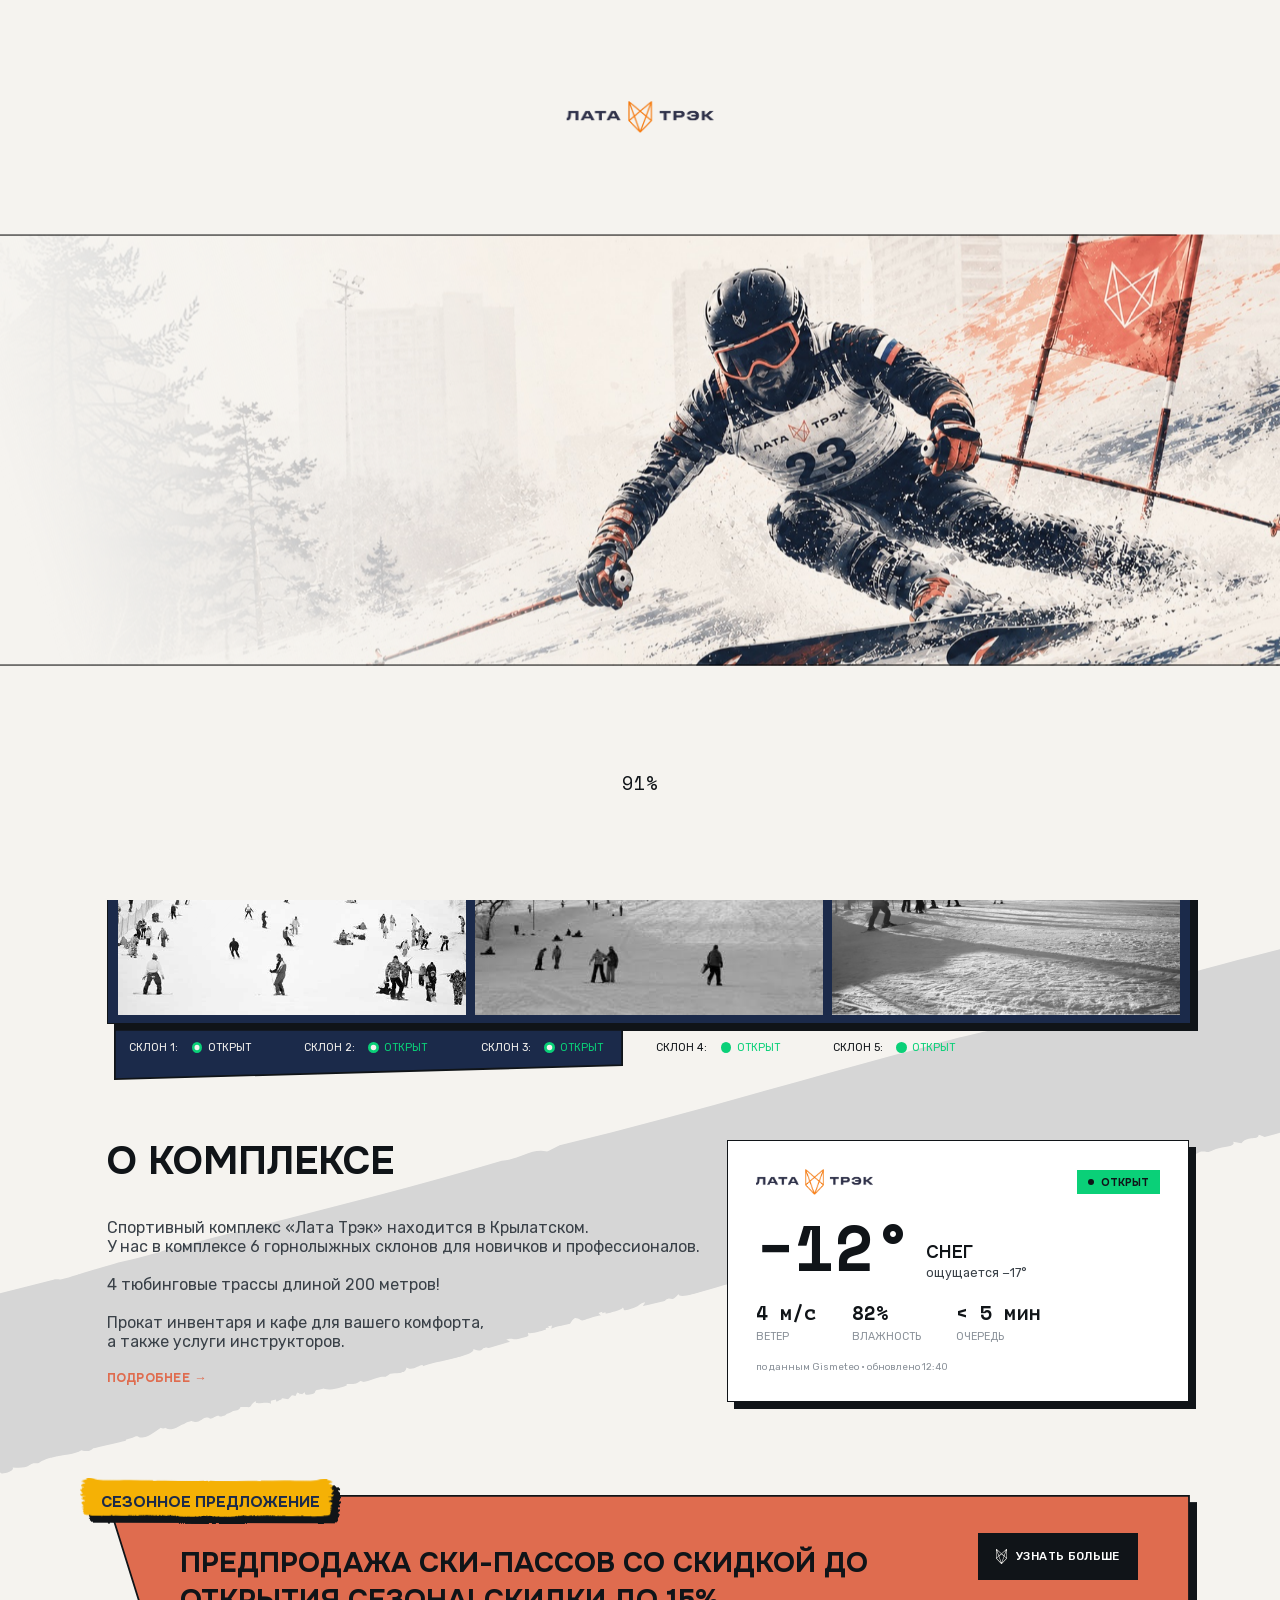
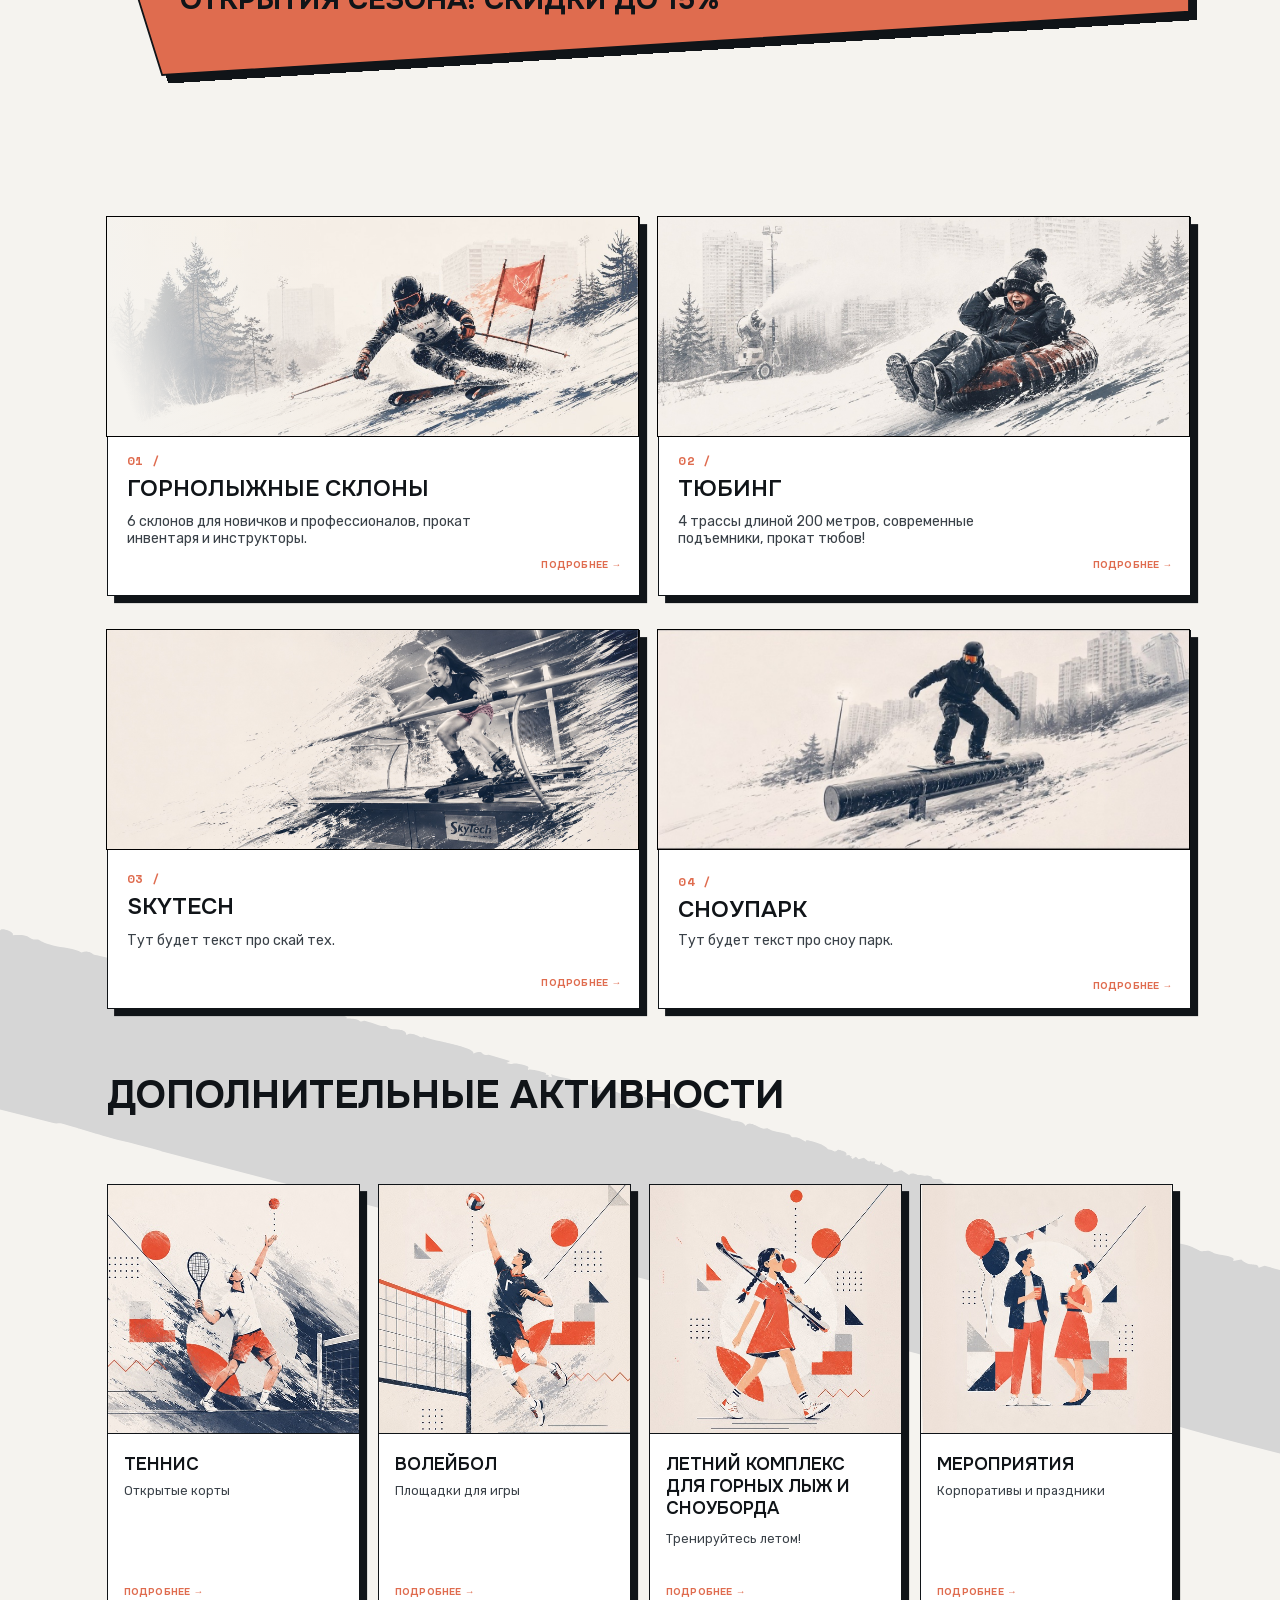
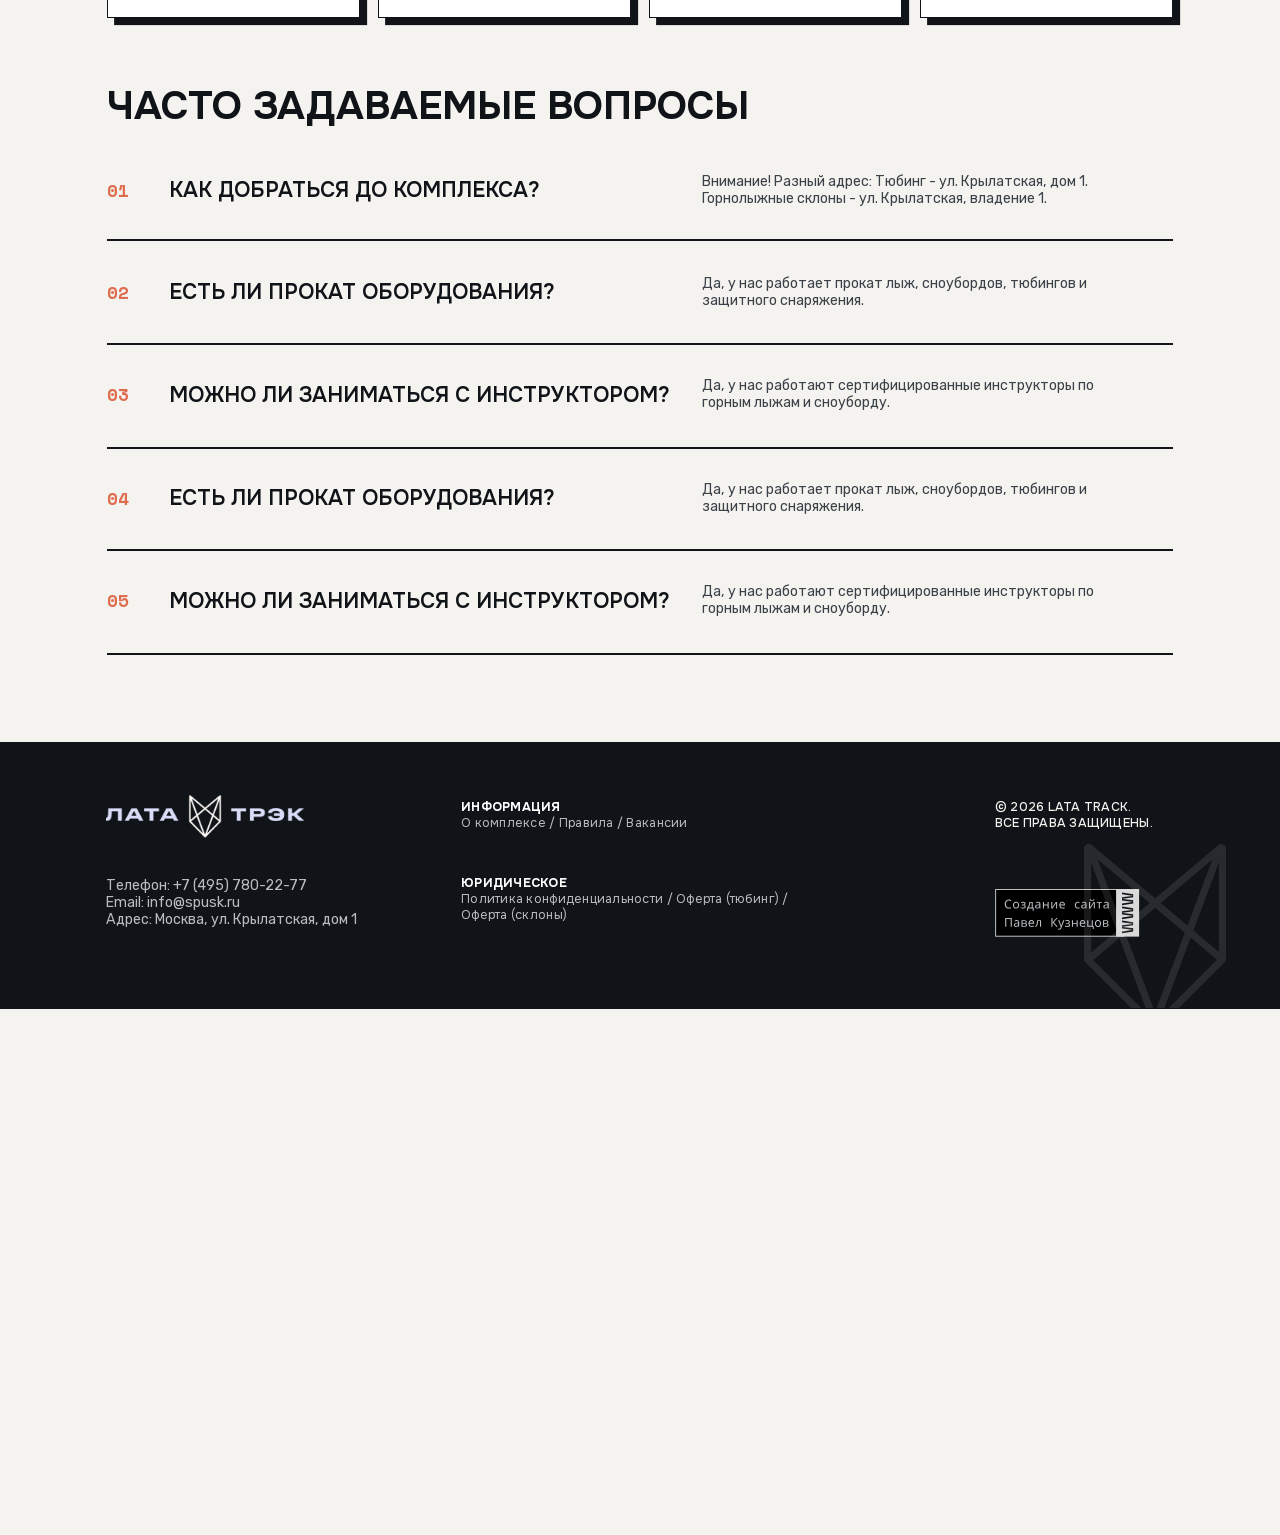
<file: index.html>
<!DOCTYPE html>
<html lang="ru">
<head>
<meta charset="UTF-8">
<meta name="viewport" content="width=device-width, initial-scale=1">
<title>ЛАТА ТРЭК — горнолыжный комплекс в Крылатском</title>
<link rel="stylesheet" href="assets/fonts/fonts.css">
<link rel="stylesheet" href="css/main.css?v=202607311246">
<script>
(function () {
  var q = new URLSearchParams(location.search);
  var rm = matchMedia('(prefers-reduced-motion: reduce)').matches;
  var d = document.documentElement;
  if (q.has('static') || rm) { d.classList.add('static'); return; }
  if (sessionStorage.getItem('lata-wipe')) { d.classList.add('from-wipe', 'entering'); }
  else { d.classList.add('preloading'); }
})();
</script>
</head>
<body class="page-home home">

<div class="canvas">

  <!-- диагональные полосы-декор -->
  <div class="stripe home-stripe-1"><img src="assets/img/stripe-a.svg" alt=""></div>
  <div class="stripe home-stripe-2"><img src="assets/img/stripe-b.svg" alt=""></div>

  <!-- HERO -->
  <div class="hero-strip">
    <div class="media"><img src="assets/img/hero-src.jpg" alt="Горнолыжный склон «Лата Трэк»"></div>
    <div class="grad"></div>
  </div>
  <div class="hero-badge">ГОРНОЛЫЖНЫЙ КОМПЛЕКС ЛАТА ТРЭК</div>
  <div class="open-chip" id="openChip" aria-live="polite">
    <span class="dot"></span>
    <span class="txt">ОТКРЫТО</span>
  </div>
  <div class="paint hero-paint-h1"><img src="assets/img/paint-h1.svg" alt=""></div>
  <h1 class="h1-hero">
    <span class="mask"><span>ГОРОД</span></span>
    <span class="mask"><span>СКЛОН</span></span>
    <span class="mask"><span>СНЕГ</span></span>
  </h1>
  <div class="hero-btns">
    <a class="btn btn-dark" href="#">
      <span class="flame"><img src="assets/img/icon-flame.svg" alt=""></span>
      ПОПОЛНИТЬ СКИ-ПАСС
    </a>
    <a class="btn btn-ghost" href="#">ПОДАРИТЬ СЕРТИФИКАТ</a>
  </div>

  <!-- ВЕБ-КАМЕРЫ -->
  <section class="webcams" data-rv>
    <div class="cap"><img src="assets/img/dot-white.svg" alt=""><span>ВЕБ-КАМЕРЫ</span></div>
    <div class="hours"><span class="nb">РЕЖИМ РАБОТЫ /</span> <span class="nb">БУДНИ: 10:00 - 22:00 /</span> <span class="nb">ВЫХОДНЫЕ: 09:00 - 23:00</span></div>
    <div class="cam c1"><img src="assets/img/cam-1.jpg" alt="Веб-камера 1"></div>
    <div class="cam c2"><img src="assets/img/cam-2.jpg" alt="Веб-камера 2"></div>
    <div class="cam c3"><img src="assets/img/cam-3.jpg" alt="Веб-камера 3"></div>
  </section>
  <div class="fox-webcams"><img src="assets/img/fox-webcams.svg" alt=""></div>

  <!-- статусы склонов -->
  <div class="paint status-paint"><img src="assets/img/paint-status.svg" alt=""></div>
  <div class="status-row">
    <div class="g"><span class="lite">СКЛОН 1:</span><span class="s"><img src="assets/img/dot-green-a.svg" alt=""><span class="lite">ОТКРЫТ</span></span></div>
    <div class="g"><span class="lite">СКЛОН 2:</span><span class="s"><img src="assets/img/dot-green-a.svg" alt=""><span class="ok">ОТКРЫТ</span></span></div>
    <div class="g"><span class="lite">СКЛОН 3:</span><span class="s"><img src="assets/img/dot-green-a.svg" alt=""><span class="ok">ОТКРЫТ</span></span></div>
    <div class="g"><span class="dark">СКЛОН 4:</span><span class="s"><img src="assets/img/dot-green-b.svg" alt=""><span class="ok">ОТКРЫТ</span></span></div>
    <div class="g"><span class="dark">СКЛОН 5:</span><span class="s"><img src="assets/img/dot-green-b.svg" alt=""><span class="ok">ОТКРЫТ</span></span></div>
  </div>

  <!-- О КОМПЛЕКСЕ -->
  <h2 class="h2 about-h2" data-rv>О КОМПЛЕКСЕ</h2>
  <div class="about-txt" data-rv>
    <p>Спортивный комплекс «Лата Трэк» находится в Крылатском.&nbsp;</p>
    <p>У нас в комплексе 6 горнолыжных склонов для новичков и профессионалов.</p>
    <p>​</p>
    <p>4 тюбинговые трассы длиной 200 метров!&nbsp;</p>
    <p>​</p>
    <p>Прокат инвентаря и кафе для вашего комфорта,&nbsp;</p>
    <p>а также услуги инструкторов.</p>
  </div>
  <a class="more about-more" href="#" data-rv>ПОДРОБНЕЕ →</a>

  <!-- погодный виджет -->
  <aside class="weather" data-rv>
    <div class="top">
      <img class="wlogo" src="assets/img/logo-dark.png" alt="ЛАТА ТРЭК">
      <div class="badge"><img src="assets/img/dot-open.svg" alt=""><span>ОТКРЫТ</span></div>
    </div>
    <div class="temp">
      <span class="deg">−12°</span>
      <span class="cond"><b>СНЕГ</b><i>ощущается −17°</i></span>
    </div>
    <div class="metrics">
      <div class="m"><b>4 м/с</b><span>ВЕТЕР</span></div>
      <div class="m"><b>82%</b><span>ВЛАЖНОСТЬ</span></div>
      <div class="m"><b>&lt; 5 мин</b><span>ОЧЕРЕДЬ</span></div>
    </div>
    <div class="src">по данным Gismeteo · обновлено 12:40</div>
  </aside>

  <!-- промо-баннер -->
  <div class="promo-banner" data-rv><div class="wrap"><img src="assets/img/promo-banner.svg" alt=""></div></div>
  <div class="promo-title" data-rv>ПРЕДПРОДАЖА СКИ-ПАССОВ СО СКИДКОЙ ДО ОТКРЫТИЯ СЕЗОНА! СКИДКИ ДО 15%</div>
  <a class="btn btn-dark promo-btn" href="#" data-rv>
    <span class="flame"><img src="assets/img/icon-flame.svg" alt=""></span>
    УЗНАТЬ БОЛЬШЕ
  </a>
  <div class="paint seasonal-paint"><div class="rot"><img src="assets/img/paint-seasonal.svg" alt=""></div></div>
  <div class="seasonal-label">СЕЗОННОЕ ПРЕДЛОЖЕНИЕ</div>

  <!-- ОСНОВНЫЕ РАЗВЛЕЧЕНИЯ -->
  <h2 class="h2 fun-h2" data-rv>ОСНОВНЫЕ РАЗВЛЕЧЕНИЯ</h2>
  <div class="fun-grid" data-rv-group>
    <a class="bcard fun-card p1" href="#" data-rv>
      <div class="pic"><img src="assets/img/card-slopes.jpg" alt="Горнолыжные склоны"><div class="grad"></div></div>
      <div class="num">01 /</div>
      <div class="ttl">ГОРНОЛЫЖНЫЕ СКЛОНЫ</div>
      <div class="dsc">6 склонов для новичков и профессионалов, прокат инвентаря и инструкторы.</div>
      <span class="more">ПОДРОБНЕЕ →</span>
    </a>
    <a class="bcard fun-card p2" href="tubing.html" data-nav data-rv>
      <div class="pic"><img src="assets/img/card-tubing.jpg" alt="Тюбинг"></div>
      <div class="num">02 /</div>
      <div class="ttl">ТЮБИНГ</div>
      <div class="dsc">4 трассы длиной 200 метров, современные подъемники, прокат тюбов!</div>
      <span class="more">ПОДРОБНЕЕ →</span>
    </a>
    <a class="bcard fun-card p3" href="#" data-rv>
      <div class="pic"><img src="assets/img/card-skytech.jpg" alt="Skytech"></div>
      <div class="num">03 /</div>
      <div class="ttl">SKYTECH</div>
      <div class="dsc">Тут будет текст про скай тех.&nbsp;</div>
      <span class="more">ПОДРОБНЕЕ →</span>
    </a>
    <a class="bcard fun-card p4" href="#" data-rv>
      <div class="pic"><img src="assets/img/card-snowpark.jpg" alt="Сноупарк"></div>
      <div class="num">04 /</div>
      <div class="ttl">СНОУПАРК</div>
      <div class="dsc">Тут будет текст про сноу парк.&nbsp;</div>
      <span class="more">ПОДРОБНЕЕ →</span>
    </a>
  </div>

  <!-- ДОПОЛНИТЕЛЬНЫЕ АКТИВНОСТИ -->
  <h2 class="h2 act-h2" data-rv>ДОПОЛНИТЕЛЬНЫЕ АКТИВНОСТИ</h2>
  <div class="act-grid" data-rv-group>
    <a class="bcard act-card a1" href="#" data-rv>
      <div class="pic"><img src="assets/img/act-tennis.jpg" alt="Теннис"></div>
      <div class="ttl">ТЕННИС</div>
      <div class="dsc">Открытые корты</div>
      <span class="more">ПОДРОБНЕЕ →</span>
    </a>
    <a class="bcard act-card a2" href="#" data-rv>
      <div class="pic"><img src="assets/img/act-volleyball.jpg" alt="Волейбол"></div>
      <div class="ttl">ВОЛЕЙБОЛ</div>
      <div class="dsc">Площадки для игры</div>
      <span class="more">ПОДРОБНЕЕ →</span>
    </a>
    <a class="bcard act-card a3" href="#" data-rv>
      <div class="pic"><img src="assets/img/act-summer.jpg" alt="Летний комплекс"></div>
      <div class="ttl">ЛЕТНИЙ КОМПЛЕКС ДЛЯ ГОРНЫХ ЛЫЖ И СНОУБОРДА</div>
      <div class="dsc">Тренируйтесь летом!</div>
      <span class="more">ПОДРОБНЕЕ →</span>
    </a>
    <a class="bcard act-card a4" href="#" data-rv>
      <div class="pic"><img src="assets/img/act-events.jpg" alt="Мероприятия"></div>
      <div class="ttl">МЕРОПРИЯТИЯ</div>
      <div class="dsc">Корпоративы и праздники</div>
      <span class="more">ПОДРОБНЕЕ →</span>
    </a>
  </div>

  <!-- FAQ -->
  <h2 class="h2 faq-h2" data-rv>ЧАСТО ЗАДАВАЕМЫЕ ВОПРОСЫ</h2>
  <div class="faq-list" data-rv-group>
    <div data-rv>
      <div class="faq-num" style="top:3799px">01</div>
      <div class="faq-q" style="top:3798.5px">КАК ДОБРАТЬСЯ ДО КОМПЛЕКСА?</div>
      <div class="faq-a" style="top:3795px">Внимание! Разный адрес: Тюбинг - ул. Крылатская, дом 1. Горнолыжные склоны - ул. Крылатская, владение 1.</div>
      <div class="faq-rule" style="top:3869.1px"></div>
    </div>
    <div data-rv>
      <div class="faq-num" style="top:3913.65px">02</div>
      <div class="faq-q" style="top:3913.15px">ЕСТЬ ЛИ ПРОКАТ ОБОРУДОВАНИЯ?</div>
      <div class="faq-a" style="top:3909.65px">Да, у нас работает прокат лыж, сноубордов, тюбингов и защитного снаряжения.</div>
      <div class="faq-rule" style="top:3986.21px"></div>
    </div>
    <div data-rv>
      <div class="faq-num" style="top:4028.65px">03</div>
      <div class="faq-q" style="top:4028.15px">МОЖНО ЛИ ЗАНИМАТЬСЯ С ИНСТРУКТОРОМ?</div>
      <div class="faq-a" style="top:4024.65px">Да, у нас работают сертифицированные инструкторы по горным лыжам и сноуборду.</div>
      <div class="faq-rule" style="top:4103.31px"></div>
    </div>
    <div data-rv>
      <div class="faq-num" style="top:4145.41px">04</div>
      <div class="faq-q" style="top:4144.91px">ЕСТЬ ЛИ ПРОКАТ ОБОРУДОВАНИЯ?</div>
      <div class="faq-a" style="top:4141.41px">Да, у нас работает прокат лыж, сноубордов, тюбингов и защитного снаряжения.</div>
      <div class="faq-rule" style="top:4217.96px"></div>
    </div>
    <div data-rv>
      <div class="faq-num" style="top:4260.41px">05</div>
      <div class="faq-q" style="top:4259.91px">МОЖНО ЛИ ЗАНИМАТЬСЯ С ИНСТРУКТОРОМ?</div>
      <div class="faq-a" style="top:4256.41px">Да, у нас работают сертифицированные инструкторы по горным лыжам и сноуборду.</div>
      <div class="faq-rule" style="top:4335.06px"></div>
    </div>
  </div>

  <!-- ФУТЕР -->
  <footer class="site-footer">
    <img class="flogo" src="assets/img/logo-light.png" alt="ЛАТА ТРЭК">
    <div class="contacts">
      <p>Телефон: +7 (495) 780-22-77</p>
      <p>Email: info@spusk.ru</p>
      <p>Адрес: Москва, ул. Крылатская, дом 1</p>
    </div>
    <div class="col info"><b>ИНФОРМАЦИЯ</b>О комплексе / Правила / Вакансии</div>
    <div class="col legal"><b>ЮРИДИЧЕСКОЕ</b>Политика конфиденциальности / Оферта (тюбинг) / Оферта (склоны)</div>
    <div class="copy"><p>© 2026 LATA TRACK.</p><p>ВСЕ ПРАВА ЗАЩИЩЕНЫ.</p></div>
    <img class="mylogo" src="assets/img/my-logo.svg" alt="Создание сайта — Павел Кузнецов">
    <div class="fox"><img src="assets/img/fox-footer.svg" alt=""></div>
  </footer>

  <!-- ХЕДЕР -->
  <header class="site-header">
    <a class="logo" href="index.html"><img src="assets/img/logo-dark.png" alt="ЛАТА ТРЭК"></a>
    <nav>
      <a href="index.html">СКЛОНЫ</a>
      <a href="tubing.html" data-nav>ТЮБИНГ</a>
      <a href="#">ОБУЧЕНИЕ</a>
      <a href="#">МЕРОПРИЯТИЯ</a>
      <a href="#">ВОЛЕЙБОЛ</a>
      <a href="#">ТЕННИС</a>
      <a href="#">КОНТАКТЫ</a>
    </nav>
    <span class="phone">+7 (495) 780-22-77</span>
    <button class="burger" aria-label="Меню" type="button"><span></span><span></span><span></span></button>
  </header>

</div>

<!-- ПРЕЛОАДЕР -->
<div id="preloader" aria-hidden="true">
  <img class="pre-logo" src="assets/img/logo-dark.png" alt="">
  <div class="pre-strip">
    <div class="pre-media">
      <img src="assets/img/hero-src.jpg" alt="">
      <div class="pre-grad"></div>
    </div>
    <span class="line line-t"></span>
    <span class="line line-b"></span>
  </div>
  <div class="pre-pct">0%</div>
</div>

<!-- ПЕРЕХОД -->
<div id="wipe"><span class="edge"></span></div>

<script src="js/app.js?v=202607311246"></script>
</body>
</html>
</file>
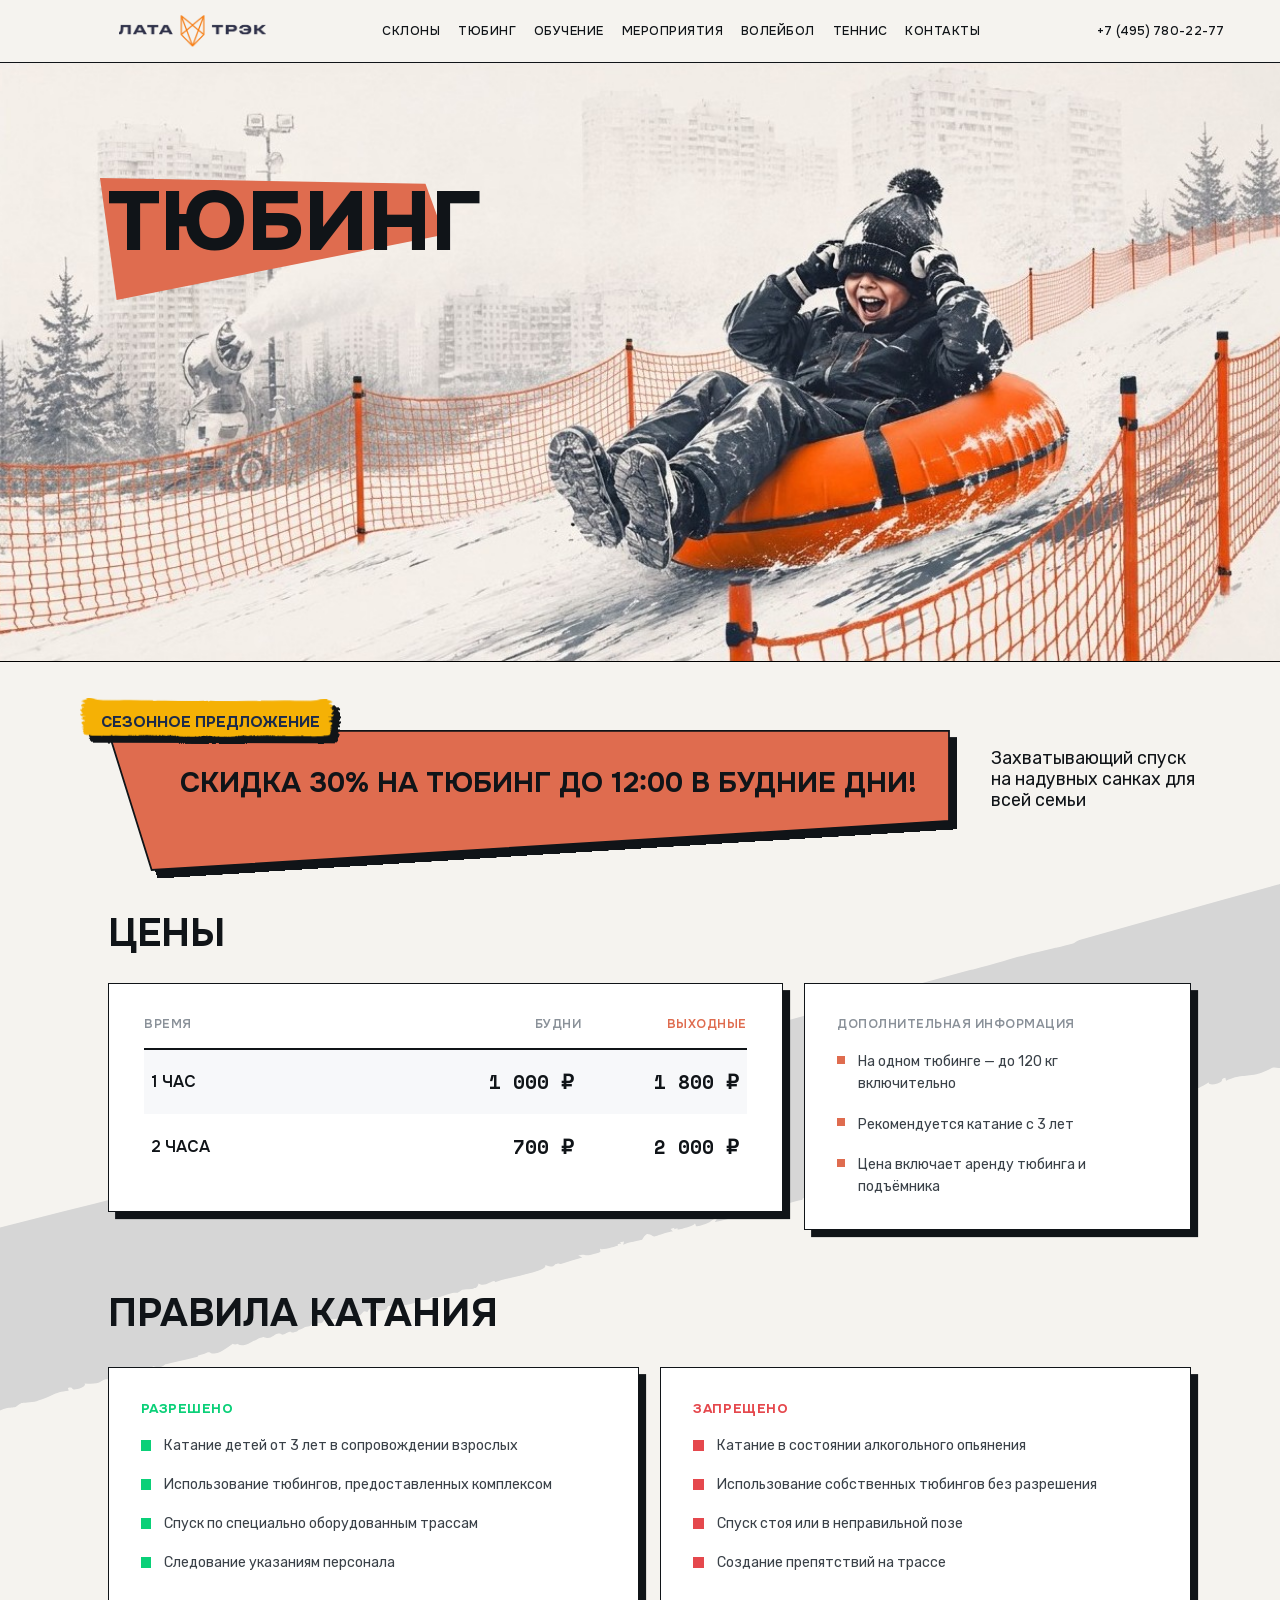
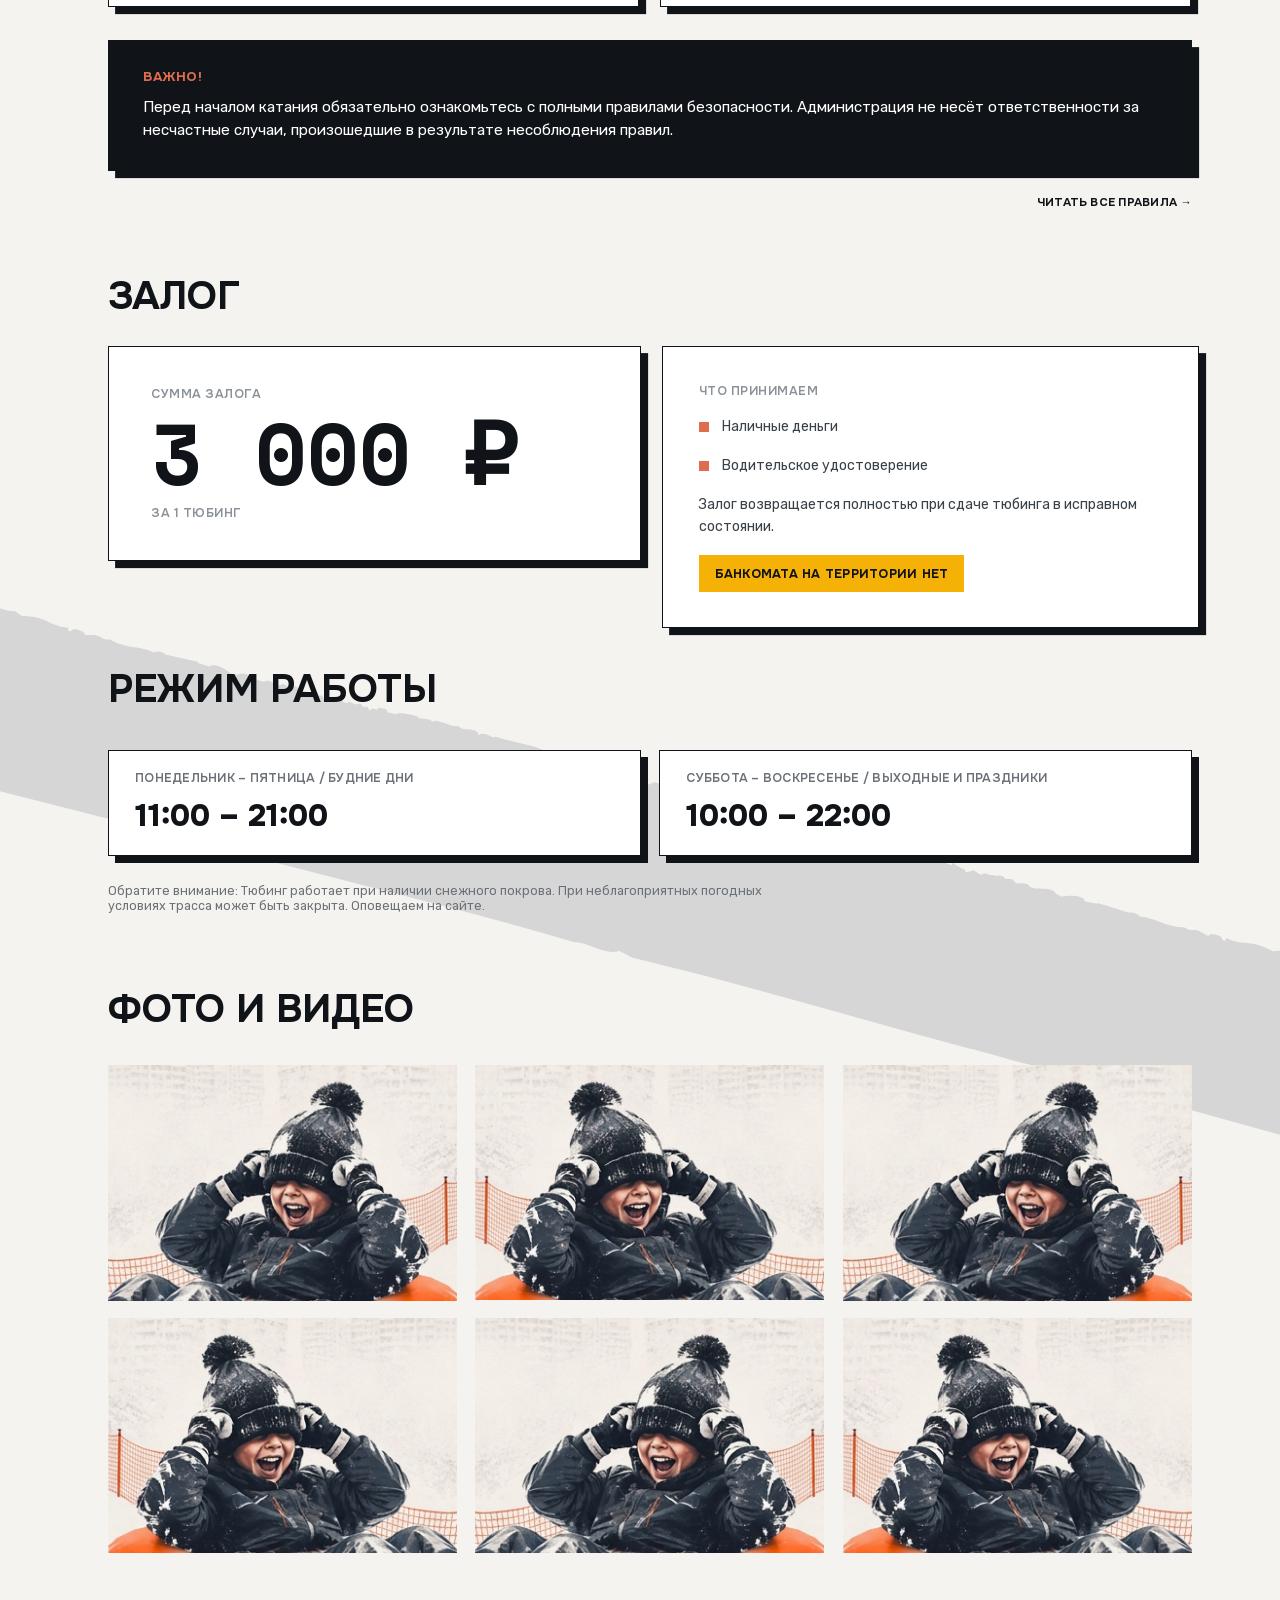
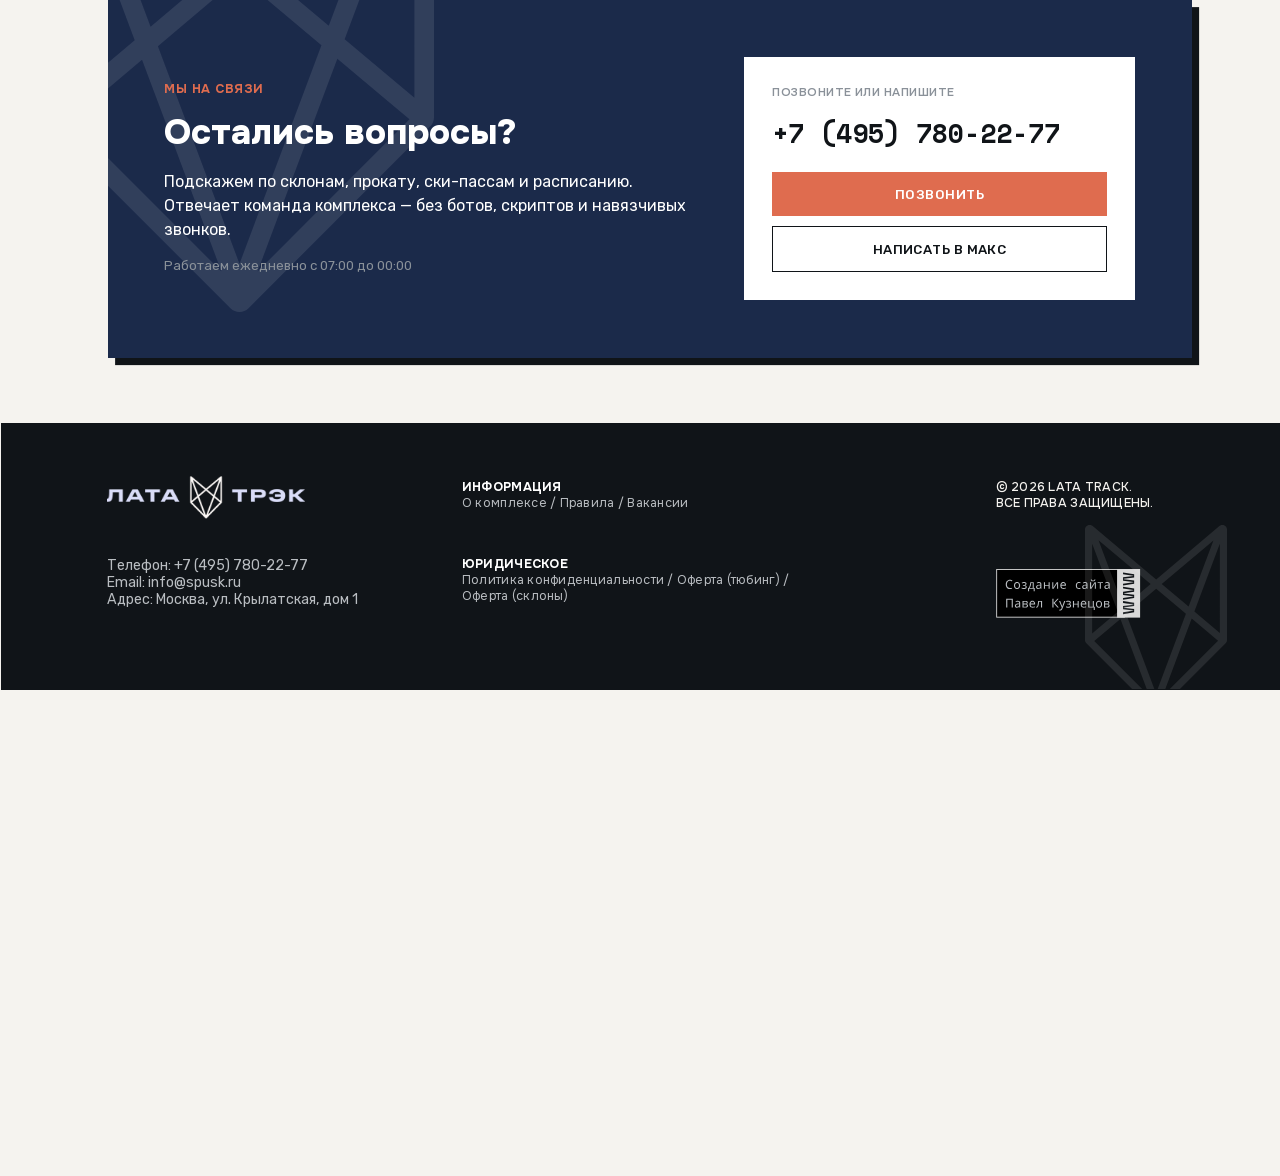
<file: tubing.html>
<!DOCTYPE html>
<html lang="ru">
<head>
<meta charset="UTF-8">
<meta name="viewport" content="width=device-width, initial-scale=1">
<title>ТЮБИНГ — ЛАТА ТРЭК</title>
<link rel="stylesheet" href="assets/fonts/fonts.css">
<link rel="stylesheet" href="css/main.css?v=202607311246">
<script>
(function () {
  var q = new URLSearchParams(location.search);
  var rm = matchMedia('(prefers-reduced-motion: reduce)').matches;
  var d = document.documentElement;
  if (q.has('static') || rm) { d.classList.add('static'); return; }
  if (sessionStorage.getItem('lata-wipe')) { d.classList.add('from-wipe'); }
  d.classList.add('entering', 'page-anim-hero');
})();
</script>
</head>
<body class="page-tubing">

<div class="canvas">

  <!-- диагональные полосы-декор -->
  <div class="stripe tub-stripe-top"><img src="assets/img/tub-stripe-top.svg" alt=""></div>
  <div class="stripe tub-stripe-bottom"><img src="assets/img/tub-stripe-bottom.svg" alt=""></div>

  <!-- HERO -->
  <div class="hero-strip">
    <div class="media"><img src="assets/img/hero-tubing.jpg" alt="Тюбинг в «Лата Трэк»"></div>
  </div>
  <div class="paint tub-paint-h1"><img src="assets/img/tub-paint-h1.svg" alt=""></div>
  <h1 class="h1-hero"><span class="mask"><span>ТЮБИНГ</span></span></h1>
  <div class="tub-note tub-hero-soft">Захватывающий спуск на надувных санках для всей семьи</div>

  <!-- промо -->
  <div class="tub-promo tub-hero-soft"><div class="wrap"><img src="assets/img/tub-promo-banner.svg" alt=""></div></div>
  <div class="tub-promo-title tub-hero-soft">СКИДКА 30% НА ТЮБИНГ ДО 12:00 В БУДНИЕ ДНИ!</div>
  <div class="paint seasonal-paint tub-hero-soft"><div class="rot"><img src="assets/img/tub-paint-seasonal.svg" alt=""></div></div>
  <div class="seasonal-label tub-hero-soft">СЕЗОННОЕ ПРЕДЛОЖЕНИЕ</div>

  <!-- ЦЕНЫ -->
  <section class="sec sec-prices">
    <h2 class="h2" data-rv>ЦЕНЫ</h2>
    <div class="row" data-rv-group>
      <div class="bcard hoverable price-card" data-rv>
        <div class="hrow">
          <span class="mono-label grow">ВРЕМЯ</span>
          <span class="cell"><span class="mono-label">БУДНИ</span></span>
          <span class="cell last"><span class="mono-label accent">ВЫХОДНЫЕ</span></span>
        </div>
        <div class="rule"></div>
        <div class="prow zebra">
          <span class="nm">1 ЧАС</span>
          <span class="cell">1 000 ₽</span>
          <span class="cell last">1 800 ₽</span>
        </div>
        <div class="prow">
          <span class="nm">2 ЧАСА</span>
          <span class="cell">700 ₽</span>
          <span class="cell last">2 000 ₽</span>
        </div>
      </div>
      <div class="bcard hoverable info-card" data-rv>
        <span class="mono-label">ДОПОЛНИТЕЛЬНАЯ ИНФОРМАЦИЯ</span>
        <div class="bullet"><span class="dot"></span><p>На одном тюбинге — до 120 кг включительно</p></div>
        <div class="bullet"><span class="dot"></span><p>Рекомендуется катание с 3 лет</p></div>
        <div class="bullet"><span class="dot"></span><p>Цена включает аренду тюбинга и подъёмника</p></div>
      </div>
    </div>
  </section>

  <!-- ПРАВИЛА КАТАНИЯ -->
  <h2 class="h2 tub-rules-h2" data-rv>ПРАВИЛА КАТАНИЯ</h2>
  <div class="rules-cols" data-rv-group>
    <div class="bcard hoverable rule-card allow" data-rv>
      <span class="cap">РАЗРЕШЕНО</span>
      <div class="bullet"><span class="dot"></span><p>Катание детей от 3 лет в сопровождении взрослых</p></div>
      <div class="bullet"><span class="dot"></span><p>Использование тюбингов, предоставленных комплексом</p></div>
      <div class="bullet"><span class="dot"></span><p>Спуск по специально оборудованным трассам</p></div>
      <div class="bullet"><span class="dot"></span><p>Следование указаниям персонала</p></div>
    </div>
    <div class="bcard hoverable rule-card deny" data-rv>
      <span class="cap">ЗАПРЕЩЕНО</span>
      <div class="bullet"><span class="dot"></span><p>Катание в состоянии алкогольного опьянения</p></div>
      <div class="bullet"><span class="dot"></span><p>Использование собственных тюбингов без разрешения</p></div>
      <div class="bullet"><span class="dot"></span><p>Спуск стоя или в неправильной позе</p></div>
      <div class="bullet"><span class="dot"></span><p>Создание препятствий на трассе</p></div>
    </div>
  </div>
  <div class="important-card" data-rv>
    <span class="cap">ВАЖНО!</span>
    <p>Перед началом катания обязательно ознакомьтесь с полными правилами безопасности. Администрация не несёт ответственности за несчастные случаи, произошедшие в результате несоблюдения правил.</p>
  </div>
  <div class="rules-link" data-rv><a class="more" href="#">ЧИТАТЬ ВСЕ ПРАВИЛА →</a></div>

  <!-- ЗАЛОГ -->
  <section class="sec sec-deposit">
    <h2 class="h2" data-rv>ЗАЛОГ</h2>
    <div class="row" data-rv-group>
      <div class="bcard hoverable deposit-sum" data-rv>
        <span class="cap">СУММА ЗАЛОГА</span>
        <span class="big">3 000 ₽</span>
        <span class="sub">ЗА 1 ТЮБИНГ</span>
      </div>
      <div class="bcard hoverable deposit-info" data-rv>
        <span class="mono-label">ЧТО ПРИНИМАЕМ</span>
        <div class="bullet"><span class="dot" style="width:12px;height:12px;margin-top:6px"></span><p>Наличные деньги</p></div>
        <div class="bullet"><span class="dot" style="width:12px;height:12px;margin-top:6px"></span><p>Водительское удостоверение</p></div>
        <p class="txt">Залог возвращается полностью при сдаче тюбинга в исправном состоянии.</p>
        <span class="warn-badge">БАНКОМАТА НА ТЕРРИТОРИИ НЕТ</span>
      </div>
    </div>
  </section>

  <!-- РЕЖИМ РАБОТЫ -->
  <h2 class="h2 tub-hours-h2" data-rv>РЕЖИМ РАБОТЫ</h2>
  <div class="hours-grid" data-rv-group>
    <div class="hours-card hc1" data-rv>
      <span class="cap">ПОНЕДЕЛЬНИК – ПЯТНИЦА / БУДНИЕ ДНИ</span>
      <span class="time">11:00 – 21:00</span>
    </div>
    <div class="hours-card hc2" data-rv>
      <span class="cap">СУББОТА – ВОСКРЕСЕНЬЕ / ВЫХОДНЫЕ И ПРАЗДНИКИ</span>
      <span class="time">10:00 – 22:00</span>
    </div>
  </div>
  <p class="hours-note" data-rv>Обратите внимание: Тюбинг работает при наличии снежного покрова. При неблагоприятных погодных условиях трасса может быть закрыта. Оповещаем на сайте.</p>

  <!-- ФОТО И ВИДЕО -->
  <h2 class="h2 tub-photos-h2" data-rv>ФОТО И ВИДЕО</h2>
  <div class="gal-grid" data-rv-group>
    <div class="gal g1" data-rv><img src="assets/img/tub-photo.jpg" alt="Тюбинг — фото 1"></div>
    <div class="gal g2 flip" data-rv><img src="assets/img/tub-photo.jpg" alt="Тюбинг — фото 2"></div>
    <div class="gal g3" data-rv><img src="assets/img/tub-photo.jpg" alt="Тюбинг — фото 3"></div>
    <div class="gal g4 flip" data-rv><img src="assets/img/tub-photo.jpg" alt="Тюбинг — фото 4"></div>
    <div class="gal g5" data-rv><img src="assets/img/tub-photo.jpg" alt="Тюбинг — фото 5"></div>
    <div class="gal g6 flip" data-rv><img src="assets/img/tub-photo.jpg" alt="Тюбинг — фото 6"></div>
  </div>

  <!-- CTA -->
  <section class="cta" data-rv>
    <div class="fox"><img src="assets/img/fox-cta.svg" alt=""></div>
    <div class="left">
      <span class="cap">МЫ НА СВЯЗИ</span>
      <h3>Остались вопросы?</h3>
      <p class="txt">Подскажем по склонам, прокату, ски-пассам и расписанию. Отвечает команда комплекса — без ботов, скриптов и навязчивых звонков.</p>
      <p class="sub">Работаем ежедневно с 07:00 до 00:00</p>
    </div>
    <div class="card">
      <span class="cap">ПОЗВОНИТЕ ИЛИ НАПИШИТЕ</span>
      <span class="phone">+7 (495) 780-22-77</span>
      <div class="btns">
        <a class="btn solid" href="tel:+74957802277">ПОЗВОНИТЬ</a>
        <a class="btn line" href="#">НАПИСАТЬ В МАКС</a>
      </div>
    </div>
  </section>

  <!-- ФУТЕР -->
  <footer class="site-footer">
    <img class="flogo" src="assets/img/logo-light.png" alt="ЛАТА ТРЭК">
    <div class="contacts">
      <p>Телефон: +7 (495) 780-22-77</p>
      <p>Email: info@spusk.ru</p>
      <p>Адрес: Москва, ул. Крылатская, дом 1</p>
    </div>
    <div class="col info"><b>ИНФОРМАЦИЯ</b>О комплексе / Правила / Вакансии</div>
    <div class="col legal"><b>ЮРИДИЧЕСКОЕ</b>Политика конфиденциальности / Оферта (тюбинг) / Оферта (склоны)</div>
    <div class="copy"><p>© 2026 LATA TRACK.</p><p>ВСЕ ПРАВА ЗАЩИЩЕНЫ.</p></div>
    <img class="mylogo" src="assets/img/my-logo.svg" alt="Создание сайта — Павел Кузнецов">
    <div class="fox"><img src="assets/img/fox-footer.svg" alt=""></div>
  </footer>

  <!-- ХЕДЕР -->
  <header class="site-header">
    <a class="logo" href="index.html" data-nav><img src="assets/img/logo-dark.png" alt="ЛАТА ТРЭК"></a>
    <nav>
      <a href="index.html" data-nav>СКЛОНЫ</a>
      <a href="tubing.html">ТЮБИНГ</a>
      <a href="#">ОБУЧЕНИЕ</a>
      <a href="#">МЕРОПРИЯТИЯ</a>
      <a href="#">ВОЛЕЙБОЛ</a>
      <a href="#">ТЕННИС</a>
      <a href="#">КОНТАКТЫ</a>
    </nav>
    <span class="phone">+7 (495) 780-22-77</span>
    <button class="burger" aria-label="Меню" type="button"><span></span><span></span><span></span></button>
  </header>

</div>

<!-- ПЕРЕХОД -->
<div id="wipe"><span class="edge"></span></div>

<script src="js/app.js?v=202607311246"></script>
</body>
</html>
</file>
<file: assets/fonts/fonts.css>
@font-face {
  font-family: 'Onest';
  font-style: normal;
  font-weight: 600;
  font-display: swap;
  src: url('Onest-600-cyrillic.woff2') format('woff2');
  unicode-range: U+0301, U+0400-045F, U+0490-0491, U+04B0-04B1, U+2116;
}
@font-face {
  font-family: 'Onest';
  font-style: normal;
  font-weight: 600;
  font-display: swap;
  src: url('Onest-600-latin.woff2') format('woff2');
  unicode-range: U+0000-00FF, U+0131, U+0152-0153, U+02BB-02BC, U+02C6, U+02DA, U+02DC, U+0304, U+0308, U+0329, U+2000-206F, U+20AC, U+2122, U+2191, U+2193, U+2212, U+2215, U+FEFF, U+FFFD;
}
@font-face {
  font-family: 'Onest';
  font-style: normal;
  font-weight: 700;
  font-display: swap;
  src: url('Onest-700-cyrillic.woff2') format('woff2');
  unicode-range: U+0301, U+0400-045F, U+0490-0491, U+04B0-04B1, U+2116;
}
@font-face {
  font-family: 'Onest';
  font-style: normal;
  font-weight: 700;
  font-display: swap;
  src: url('Onest-700-latin.woff2') format('woff2');
  unicode-range: U+0000-00FF, U+0131, U+0152-0153, U+02BB-02BC, U+02C6, U+02DA, U+02DC, U+0304, U+0308, U+0329, U+2000-206F, U+20AC, U+2122, U+2191, U+2193, U+2212, U+2215, U+FEFF, U+FFFD;
}
@font-face {
  font-family: 'Onest';
  font-style: normal;
  font-weight: 800;
  font-display: swap;
  src: url('Onest-800-cyrillic.woff2') format('woff2');
  unicode-range: U+0301, U+0400-045F, U+0490-0491, U+04B0-04B1, U+2116;
}
@font-face {
  font-family: 'Onest';
  font-style: normal;
  font-weight: 800;
  font-display: swap;
  src: url('Onest-800-latin.woff2') format('woff2');
  unicode-range: U+0000-00FF, U+0131, U+0152-0153, U+02BB-02BC, U+02C6, U+02DA, U+02DC, U+0304, U+0308, U+0329, U+2000-206F, U+20AC, U+2122, U+2191, U+2193, U+2212, U+2215, U+FEFF, U+FFFD;
}
@font-face {
  font-family: 'Rubik';
  font-style: normal;
  font-weight: 400;
  font-display: swap;
  src: url('Rubik-400-cyrillic.woff2') format('woff2');
  unicode-range: U+0301, U+0400-045F, U+0490-0491, U+04B0-04B1, U+2116;
}
@font-face {
  font-family: 'Rubik';
  font-style: normal;
  font-weight: 400;
  font-display: swap;
  src: url('Rubik-400-latin.woff2') format('woff2');
  unicode-range: U+0000-00FF, U+0131, U+0152-0153, U+02BB-02BC, U+02C6, U+02DA, U+02DC, U+0304, U+0308, U+0329, U+2000-206F, U+20AC, U+2122, U+2191, U+2193, U+2212, U+2215, U+FEFF, U+FFFD;
}
@font-face {
  font-family: 'Rubik';
  font-style: normal;
  font-weight: 500;
  font-display: swap;
  src: url('Rubik-500-cyrillic.woff2') format('woff2');
  unicode-range: U+0301, U+0400-045F, U+0490-0491, U+04B0-04B1, U+2116;
}
@font-face {
  font-family: 'Rubik';
  font-style: normal;
  font-weight: 500;
  font-display: swap;
  src: url('Rubik-500-latin.woff2') format('woff2');
  unicode-range: U+0000-00FF, U+0131, U+0152-0153, U+02BB-02BC, U+02C6, U+02DA, U+02DC, U+0304, U+0308, U+0329, U+2000-206F, U+20AC, U+2122, U+2191, U+2193, U+2212, U+2215, U+FEFF, U+FFFD;
}
@font-face {
  font-family: 'Space Mono';
  font-style: normal;
  font-weight: 400;
  font-display: swap;
  src: url('SpaceMono-400-latin.woff2') format('woff2');
  unicode-range: U+0000-00FF, U+0131, U+0152-0153, U+02BB-02BC, U+02C6, U+02DA, U+02DC, U+0304, U+0308, U+0329, U+2000-206F, U+20AC, U+2122, U+2191, U+2193, U+2212, U+2215, U+FEFF, U+FFFD;
}
@font-face {
  font-family: 'Space Mono';
  font-style: normal;
  font-weight: 700;
  font-display: swap;
  src: url('SpaceMono-700-latin.woff2') format('woff2');
  unicode-range: U+0000-00FF, U+0131, U+0152-0153, U+02BB-02BC, U+02C6, U+02DA, U+02DC, U+0304, U+0308, U+0329, U+2000-206F, U+20AC, U+2122, U+2191, U+2193, U+2212, U+2215, U+FEFF, U+FFFD;
}
@font-face {
  font-family: 'PT Mono';
  font-style: normal;
  font-weight: 400;
  font-display: swap;
  src: url('PTMono-400-cyrillic.woff2') format('woff2');
  unicode-range: U+0301, U+0400-045F, U+0490-0491, U+04B0-04B1, U+2116;
}
@font-face {
  font-family: 'PT Mono';
  font-style: normal;
  font-weight: 400;
  font-display: swap;
  src: url('PTMono-400-latin.woff2') format('woff2');
  unicode-range: U+0000-00FF, U+0131, U+0152-0153, U+02BB-02BC, U+02C6, U+02DA, U+02DC, U+0304, U+0308, U+0329, U+2000-206F, U+20AC, U+2122, U+2191, U+2193, U+2212, U+2215, U+FEFF, U+FFFD;
}
@font-face {
  font-family: 'Onest';
  font-style: normal;
  font-weight: 400;
  font-display: swap;
  src: url('Onest-400-cyrillic.woff2') format('woff2');
  unicode-range: U+0301, U+0400-045F, U+0490-0491, U+04B0-04B1, U+2116;
}
@font-face {
  font-family: 'Onest';
  font-style: normal;
  font-weight: 400;
  font-display: swap;
  src: url('Onest-400-latin.woff2') format('woff2');
  unicode-range: U+0000-00FF, U+0131, U+0152-0153, U+02BB-02BC, U+02C6, U+02DA, U+02DC, U+0304, U+0308, U+0329, U+2000-206F, U+20AC, U+2122, U+2191, U+2193, U+2212, U+2215, U+FEFF, U+FFFD;
}
@font-face {
  font-family: 'Onest';
  font-style: normal;
  font-weight: 500;
  font-display: swap;
  src: url('Onest-500-cyrillic.woff2') format('woff2');
  unicode-range: U+0301, U+0400-045F, U+0490-0491, U+04B0-04B1, U+2116;
}
@font-face {
  font-family: 'Onest';
  font-style: normal;
  font-weight: 500;
  font-display: swap;
  src: url('Onest-500-latin.woff2') format('woff2');
  unicode-range: U+0000-00FF, U+0131, U+0152-0153, U+02BB-02BC, U+02C6, U+02DA, U+02DC, U+0304, U+0308, U+0329, U+2000-206F, U+20AC, U+2122, U+2191, U+2193, U+2212, U+2215, U+FEFF, U+FFFD;
}
</file>
<file: css/main.css>
/* LATA TRACK — demo build. 1:1 c Figma kfRB9pkEoNLR5m53tlv09r (страница «прототип», Brutal). */

:root {
  --ink: #101418;
  --ink2: #3a4148;
  --muted: #8a9199;
  --muted2: #6b7178;
  --navy: #1b2a4a;
  --orange: #df6c4f;
  --beige: #f5f3ef;
  --snow: #f7f8fa;
  --open: #0ad078;
  --closed: #e5484d;
  --warn: #f5b105;
  --fog: #b9bdc1;

  --f-head: 'Onest', 'Helvetica Neue', sans-serif;
  --f-body: 'Rubik', Arial, sans-serif;
  --f-mono: 'Space Mono', 'PT Mono', 'Menlo', monospace;

  /* сильные кривые (animations.dev) */
  --ease-out: cubic-bezier(0.23, 1, 0.32, 1);
  --ease-in-out: cubic-bezier(0.77, 0, 0.175, 1);
  --ease-flip: cubic-bezier(0.72, 0, 0.16, 1);
}

* { margin: 0; padding: 0; box-sizing: border-box; }
html { background: var(--beige); }
body {
  background: var(--beige);
  font-family: var(--f-body);
  color: var(--ink);
  -webkit-font-smoothing: antialiased;
  overflow-x: hidden;
}
img { display: block; }
a { color: inherit; text-decoration: none; }
html.preloading body { overflow: hidden; }

/* ==== канва 1440, всё абсолютом по координатам макета ==== */
.canvas {
  position: relative;
  width: 1440px;
  margin: 0 auto;
  overflow: hidden; /* как фрейм в Figma — клип по границе 1440 */
}
.page-home .canvas { height: 4735px; }
.page-tubing .canvas { height: 4376px; }
.abs { position: absolute; }

/* ================= ХЕДЕР ================= */
.site-header {
  position: absolute;
  left: -6px; top: -1px;
  width: 1454px; height: 72px;
  background: var(--beige);
  border: 1px solid var(--ink);
  box-shadow: 10px 0 0 0 #c1b9ad;
  z-index: 30;
  display: flex;
  align-items: center;
  padding-left: 139px;
  padding-right: 122px;
  gap: 131px;
  transition: transform 560ms var(--ease-out);
}
.site-header .logo { width: 165px; height: 36px; flex: none; }
.site-header .logo img { width: 100%; height: 100%; object-fit: cover; }
.site-header nav {
  display: flex; gap: 20px; flex: none;
  font-family: var(--f-head); font-weight: 500; font-size: 14px; letter-spacing: 0.56px;
  color: var(--ink); white-space: nowrap;
}
.site-header nav a { position: relative; transition: color 140ms var(--ease-out); }
.site-header nav a::after {
  content: ''; position: absolute; left: 0; right: 0; bottom: -4px; height: 2px;
  background: var(--orange); transform: scaleX(0); transform-origin: left;
  transition: transform 200ms var(--ease-out);
}
.site-header nav a:hover { color: var(--orange); }
.site-header nav a:hover::after { transform: scaleX(1); }
.site-header .phone { font-family: var(--f-head); font-weight: 500; font-size: 14px; letter-spacing: 0.3px; white-space: nowrap; margin-left: auto; }

/* ============== ОБЩИЕ ЭЛЕМЕНТЫ ============== */
.h2 { font-family: var(--f-head); font-weight: 700; font-size: 44px; line-height: normal; color: var(--ink); }

.btn { display: flex; align-items: center; justify-content: center; gap: 9px; cursor: pointer;
  transition: transform 160ms var(--ease-out), background-color 160ms var(--ease-out), box-shadow 160ms var(--ease-out); }
.btn:active { transform: scale(0.97); }
.btn-dark { background: var(--ink); border: 2px solid var(--ink); color: #fff; }
.btn-dark:hover { background: #232b33; }
.btn-ghost { background: var(--beige); border: 2px solid var(--ink); color: var(--ink); }
.btn-ghost:hover { background: #fff; }
.btn .flame { width: 12.84px; height: 16.82px; }
.btn .flame img { width: 100%; height: 100%; }

.more {
  font-family: var(--f-head); font-weight: 700; color: var(--orange); white-space: nowrap; cursor: pointer;
  display: inline-block; transition: transform 150ms var(--ease-out);
}
.more:hover { transform: translateX(4px); }

/* брутальная карточка */
.bcard {
  background: #fff; border: 2px solid var(--ink);
  box-shadow: 8px 8px 0 0 var(--ink);
  transition: transform 200ms var(--ease-out), box-shadow 200ms var(--ease-out);
}
.bcard.hoverable:hover { transform: translate(-3px, -3px); box-shadow: 11px 11px 0 0 var(--ink); }

/* диагональные полосы-декор */
.stripe { position: absolute; width: 1851.8px; height: 216.775px; pointer-events: none; }
.stripe img { width: 100%; height: 100%; }

/* краска-мазок с внутренними выносами */
.paint { position: absolute; pointer-events: none; }
.paint img { position: absolute; width: 100%; height: 100%; }

/* ================= HERO (общее) ================= */
.hero-strip {
  position: absolute; left: -8px; top: 64.37px;
  width: 1456px; height: 680px;
  border: 1px solid #000;
  z-index: 2;
}
.page-tubing .hero-strip { border-width: 2px; }
.hero-strip .media { position: absolute; inset: 0; overflow: hidden; }
.hero-strip .media img { width: 100%; height: 100%; object-fit: cover; object-position: bottom; }
.hero-strip .grad { position: absolute; inset: 0;
  background: linear-gradient(72.45deg, rgb(245, 243, 239) 5.6%, rgba(255, 255, 255, 0) 46.7%); }

/* маски строк заголовков */
.mask { display: block; overflow: hidden; }
.mask > span { display: block; will-change: transform; }

.h1-hero {
  position: absolute; font-family: var(--f-head); font-weight: 800; font-size: 95px;
  line-height: 121px; color: var(--ink); z-index: 4; white-space: nowrap;
}

/* ================= ГЛАВНАЯ ================= */
/* декор: scaleX растягивает мазок вдоль, чтобы рваные концы всегда были за краем экрана */
.home-stripe-1 { left: -304.35px; top: 1278.55px; transform: rotate(-15deg) scaleX(1.4); }
.home-stripe-2 { left: -304.35px; top: 3008.36px; transform: rotate(15deg) scaleY(-1) scaleX(1.4); }

/* hero */
.hero-badge {
  position: absolute; left: 120px; top: 137px; z-index: 4;
  display: inline-block; background: #fff; color: var(--navy);
  padding: 9px 12px; box-shadow: 4px 4px 0 var(--ink);
  font-family: var(--f-head); font-weight: 700; font-size: 15px; line-height: 1.2;
  white-space: nowrap;
}
.open-chip {
  position: absolute; left: 120px; top: 94px; z-index: 4;
  display: inline-flex; align-items: center; gap: 9px;
  background: var(--open); color: var(--ink);
  padding: 8px 14px; box-shadow: 4px 4px 0 var(--ink);
  font-family: var(--f-head); font-weight: 700; font-size: 13px; letter-spacing: 0.4px;
  white-space: nowrap;
}
.open-chip .dot { width: 9px; height: 9px; border-radius: 50%; background: var(--ink);
  animation: chip-pulse 2s var(--ease-in-out) infinite; }
.open-chip.closed { background: var(--warn); }
@keyframes chip-pulse {
  0%, 100% { transform: scale(1); opacity: 1; }
  50% { transform: scale(0.55); opacity: 0.5; }
}
.hero-paint-h1 { left: 102.58px; top: 313px; width: 386.3px; height: 137.77px; z-index: 3; }
.home .h1-hero { left: 120px; top: 207.79px; }
.hero-btns { position: absolute; left: 120px; top: 612.38px; display: flex; gap: 16px; z-index: 4; }
.hero-btns .btn { width: 240px; height: 56px; }
.hero-btns .btn-dark { font-family: var(--f-body); font-weight: 500; font-size: 14px; letter-spacing: 0.7px; }
.hero-btns .btn-ghost { font-family: var(--f-body); font-weight: 500; font-size: 13px; letter-spacing: 0.39px; }

/* веб-камеры */
.webcams {
  position: absolute; left: 120px; top: 812.38px; width: 1220px; height: 340px;
  background: var(--navy); border: 2px solid var(--ink);
  filter: drop-shadow(8px 8px 0 var(--ink));
  z-index: 2;
}
.webcams .cap { position: absolute; left: 23.75px; top: 17.72px; display: flex; gap: 6px; align-items: center; }
.webcams .cap img { width: 12px; height: 12px; }
.webcams .cap span, .webcams .hours {
  font-family: var(--f-head); font-weight: 500; font-size: 14px; letter-spacing: 0.4px; color: var(--beige); white-space: nowrap;
}
.webcams .hours .nb { white-space: nowrap; }
.webcams .hours { position: absolute; left: 634.09px; top: 18.22px; }
.webcams .cam { position: absolute; top: 68.76px; width: 391.26px; height: 260.19px; overflow: hidden; }
.webcams .cam img { width: 100%; height: 100%; object-fit: cover; transition: transform 600ms var(--ease-out); }
.webcams .cam:hover img { transform: scale(1.04); }
.webcams .cam.c1 { left: 12px; } .webcams .cam.c2 { left: 413.5px; } .webcams .cam.c3 { left: 815.01px; }
.fox-webcams { position: absolute; left: 91px; top: 749.61px; width: 249.62px; height: 326.96px; z-index: 3; pointer-events: none; }
.fox-webcams img { width: 100%; height: 100%; }

/* статусы склонов */
.status-paint { left: 128px; top: 1157.78px; width: 573.32px; height: 57.17px; z-index: 2; }
.status-row { position: absolute; left: 145.56px; top: 1171.48px; display: flex; gap: 60px; z-index: 3;
  font-size: 12px; font-family: var(--f-body); }
.status-row .g { display: flex; gap: 15px; align-items: center; white-space: nowrap; }
.status-row .s { display: flex; gap: 6px; align-items: center; }
.status-row .s img { width: 12px; height: 12px; }
.status-row .lite { color: var(--beige); }
.status-row .dark { color: var(--ink); }
.status-row .ok { color: var(--open); }

/* о комплексе */
.about-h2 { position: absolute; left: 120px; top: 1278.32px; width: 620px; }
.about-txt { position: absolute; left: 120px; top: 1369.94px; width: 669.58px;
  font-size: 18px; line-height: normal; color: var(--ink2); }
.about-txt p { min-height: 21px; }
.about-more { position: absolute; left: 120px; top: 1541.43px; font-size: 14px; letter-spacing: 0.28px; }

/* погодный виджет */
.weather {
  position: absolute; left: 817.56px; top: 1282.32px; width: 520px;
  border: 2px solid var(--ink); background: #fff;
  filter: drop-shadow(8px 8px 0 var(--ink));
  display: flex; flex-direction: column; gap: 20px; padding: 32px; z-index: 2;
}
.weather .top { display: flex; align-items: center; justify-content: space-between; }
.weather .top .wlogo { width: 131.99px; height: 28.8px; object-fit: cover; }
.weather .badge { display: flex; gap: 8px; align-items: center; background: var(--open); padding: 6px 12px; }
.weather .badge img { width: 7px; height: 7px; }
.weather .badge span { font-family: var(--f-head); font-weight: 700; font-size: 12px; color: var(--ink); white-space: nowrap; }
.weather .temp { display: flex; gap: 16px; align-items: flex-end; white-space: nowrap; }
.weather .temp .deg { font-family: var(--f-mono); font-weight: 700; font-size: 72px; line-height: 76px; }
.weather .temp .cond { display: flex; flex-direction: column; gap: 2px; }
.weather .temp .cond b { font-family: var(--f-head); font-weight: 600; font-size: 20px; }
.weather .temp .cond i { font-style: normal; font-size: 14px; color: var(--ink2); }
.weather .metrics { display: flex; gap: 40px; }
.weather .metrics .m { display: flex; flex-direction: column; gap: 4px; white-space: nowrap; }
.weather .metrics .m b { font-family: var(--f-mono); font-weight: 700; font-size: 22px; }
.weather .metrics .m span { font-size: 12px; color: var(--muted); }
.weather .src { font-size: 11px; color: var(--muted); white-space: nowrap; }

/* промо-баннер */
.promo-banner { position: absolute; left: 120px; top: 1682.68px; width: 1217.56px; height: 201.64px; z-index: 2; }
.promo-banner .wrap { position: absolute; top: -0.5%; right: -0.74%; bottom: -4.49%; left: -0.11%; }
.promo-banner .wrap img { width: 100%; height: 100%; }
.promo-title { position: absolute; left: 202.03px; top: 1737px; width: 820px;
  font-family: var(--f-head); font-weight: 700; font-size: 32px; color: var(--ink); z-index: 3; }
.promo-btn { position: absolute; left: 1100px; top: 1725px; width: 180px; height: 52px; z-index: 3;
  font-family: var(--f-body); font-weight: 500; font-size: 13px; letter-spacing: 0.39px; gap: 10px; }
.seasonal-paint { width: 286.27px; height: 44.8px; z-index: 2; }
.home .seasonal-paint { left: 89.94px; top: 1663px; }
.seasonal-paint .rot { position: absolute; left: 0; top: 0; width: 286.15px; height: 44px; transform: rotate(0.16deg); }
.seasonal-paint .rot img { position: absolute; left: 0; top: 0; width: 102.8%; height: 118.18%; }
.seasonal-label { position: absolute; font-family: var(--f-head); font-weight: 700; font-size: 17.38px;
  color: var(--navy); white-space: nowrap; z-index: 3; }
.home .seasonal-label { left: 113.14px; top: 1679px; }

/* основные развлечения */
.fun-h2 { position: absolute; left: 120px; top: 1928.59px; width: 900px; }
.fun-card { position: absolute; width: 600px; height: 427px; z-index: 2; cursor: pointer; }
.fun-card .pic { position: absolute; left: -2px; top: -2px; width: 600px; height: 248.51px; border: 2px solid #000; overflow: hidden; }
.fun-card .pic img { width: 100%; height: 100%; object-fit: cover; transition: transform 700ms var(--ease-out); }
.fun-card:hover .pic img { transform: scale(1.035); }
.fun-card .pic .grad { position: absolute; inset: 0;
  background: linear-gradient(70.37deg, rgb(245, 243, 239) 5.6%, rgba(255, 255, 255, 0) 46.7%); }
.fun-card .num { position: absolute; left: 22px; font-family: var(--f-mono); font-weight: 700; font-size: 14px;
  letter-spacing: 0.28px; color: var(--orange); }
.fun-card .ttl { position: absolute; left: 22px; width: 540px; font-family: var(--f-head); font-weight: 600; font-size: 26px; color: var(--ink); }
.fun-card .dsc { position: absolute; left: 22px; font-size: 16px; color: var(--ink2); }
.fun-card .more { position: absolute; left: 488px; font-size: 11px; letter-spacing: 0.22px; }
.fun-card.p1 { left: 120px; top: 2043.59px; } .fun-card.p2 { left: 740px; top: 2043.59px; }
.fun-card.p3 { left: 120px; top: 2508.59px; } .fun-card.p4 { left: 740px; top: 2508.59px; }
.fun-card.p1 .num, .fun-card.p2 .num { top: 262.3px; } .fun-card.p1 .ttl, .fun-card.p2 .ttl { top: 288.3px; }
.fun-card.p1 .dsc { top: 332.3px; width: 389.82px; } .fun-card.p2 .dsc { top: 332.3px; width: 350.62px; }
.fun-card.p1 .more, .fun-card.p2 .more { top: 384.3px; }
.fun-card.p3 .num { top: 267.4px; } .fun-card.p3 .ttl { top: 293.4px; } .fun-card.p3 .dsc { top: 338.9px; width: 540px; }
.fun-card.p3 .more { top: 389.4px; }
.fun-card.p4 .num { top: 270.8px; } .fun-card.p4 .ttl { top: 296.8px; } .fun-card.p4 .dsc { top: 338.9px; width: 540px; }
.fun-card.p4 .more { top: 392.8px; }
.fun-card.p3 .pic img { object-position: 50% 32%; }

/* дополнительные активности */
.act-h2 { position: absolute; left: 120px; top: 3003.51px; width: 900px; }
.act-card { position: absolute; width: 285px; height: 489px; top: 3131.51px; z-index: 2; cursor: pointer; }
.act-card .pic { position: absolute; left: 0; top: 0; width: 100%; height: 281px;
  overflow: hidden; border-bottom: 2px solid var(--ink); }
.act-card .pic img { width: 100%; height: 100%; object-fit: cover;
  transition: transform 620ms var(--ease-out); }
.act-card:hover .pic img { transform: scale(1.09); }
.act-card .ttl { position: absolute; left: 18px; top: 301.58px; width: 245px;
  font-family: var(--f-head); font-weight: 600; font-size: 20px; color: var(--ink); }
.act-card .dsc { position: absolute; left: 18px; top: 335.58px; width: 245px; font-size: 14px; color: var(--ink2); }
.act-card .more { position: absolute; left: 18px; top: 451.36px; font-size: 11px; letter-spacing: 0.22px; }
.act-card.a1 { left: 120px; } .act-card.a2 { left: 425px; } .act-card.a3 { left: 730px; } .act-card.a4 { left: 1035px; }
.act-card.a3 .dsc { top: 389.58px; }

/* FAQ */
.faq-h2 { position: absolute; left: 120px; top: 3691px; width: 900px; }
.faq-rule { position: absolute; left: 120px; width: 1200px; height: 2px; background: var(--ink); }
.faq-num { position: absolute; left: 120px; font-family: var(--f-mono); font-weight: 700; font-size: 20px; color: var(--orange); white-space: nowrap; }
.faq-q { position: absolute; left: 190px; width: 600px; font-family: var(--f-head); font-weight: 600; font-size: 24px; color: var(--ink); }
.faq-a { position: absolute; left: 790px; width: 480px; font-size: 16px; color: var(--ink2); }

/* ================= ФУТЕР (общий) ================= */
.site-footer { position: absolute; left: 0; width: 1440px; height: 300px;
  background: var(--ink); border: 2px solid var(--ink); z-index: 5; overflow: hidden; }
.page-home .site-footer { top: 4435.27px; }
.page-tubing .site-footer { left: 0.96px; top: 4076px; }
.site-footer .flogo { position: absolute; left: 118px; top: 58px; width: 222.86px; height: 48.62px; object-fit: cover; }
.site-footer .contacts { position: absolute; left: 118px; top: 149.92px; width: 320px;
  font-size: 16px; color: var(--fog); }
.site-footer .col { position: absolute; font-family: var(--f-head); font-size: 14px;
  letter-spacing: 0.3px; color: var(--fog); font-weight: 400; }
.site-footer .col b { display: block; color: #fff; }
.site-footer .col.info { left: 517.6px; top: 62px; width: 320px; }
.site-footer .col.legal { left: 517.6px; top: 148px; width: 420px; }
.site-footer .copy { position: absolute; left: 1118px; top: 62px; width: 260px;
  font-family: var(--f-head); font-weight: 500; font-size: 14px; letter-spacing: 0.3px; color: var(--beige); }
.site-footer .mylogo { position: absolute; left: 1118px; top: 163.4px; width: 163.23px; height: 54.57px; }
.site-footer .fox { position: absolute; left: 1218.53px; top: 113.19px; width: 159.99px; height: 209.56px; }
.site-footer .fox img { width: 100%; height: 100%; }

/* ================= ТЮБИНГ ================= */
.tub-stripe-top { left: -224.44px; top: 1183.94px; transform: rotate(-15deg) scaleX(1.4); }
.tub-stripe-bottom { left: -224.44px; top: 2670.95px; transform: rotate(15deg) scaleY(-1) scaleX(1.4); }

.page-tubing .hero-strip .media img { object-position: center; }
.tub-paint-h1 { left: 112.96px; top: 200px; width: 386.3px; height: 137.77px; z-index: 3; }
.page-tubing .h1-hero { left: 120.96px; top: 190px; }
.tub-note { position: absolute; left: 1115.23px; top: 840.21px; width: 236.02px; font-size: 20px; color: var(--ink); z-index: 2; }

.tub-promo { position: absolute; left: 121.61px; top: 821.88px; width: 946px; height: 156.67px; z-index: 2; }
.tub-promo .wrap { position: absolute; top: -0.64%; right: -0.95%; bottom: -5.77%; left: -0.14%; }
.tub-promo .wrap img { width: 100%; height: 100%; }
.tub-promo-title { position: absolute; left: 202.03px; top: 859.21px; white-space: nowrap;
  font-family: var(--f-head); font-weight: 700; font-size: 32px; color: var(--ink); z-index: 3; }
.page-tubing .seasonal-paint { left: 89.94px; top: 785.22px; }
.page-tubing .seasonal-label { left: 113.14px; top: 801.21px; }

/* секции-колонки */
.sec { position: absolute; display: flex; flex-direction: column; gap: 28px; z-index: 2; }
.sec-prices { left: 120.96px; top: 1021.37px; width: 1248px; }
.sec-deposit { left: 121px; top: 2105px; width: 1287px; }
.row { display: flex; gap: 24px; align-items: flex-start; }

.mono-label { font-family: var(--f-head); font-weight: 600; font-size: 14px; letter-spacing: 0.56px; color: var(--muted); }

/* цены */
.price-card { width: 760px; padding: 36px 40px; display: flex; flex-direction: column; }
.price-card .hrow { display: flex; gap: 16px; align-items: center; padding-bottom: 18px; width: 100%; }
.price-card .hrow .grow { flex: 1 0 0; min-width: 1px; }
.price-card .hrow .cell { width: 150px; display: flex; justify-content: flex-end; }
.price-card .hrow .cell.last { width: 170px; }
.price-card .hrow .accent { color: var(--orange); }
.price-card .rule { height: 2px; background: var(--ink); width: 100%; }
.price-card .prow { display: flex; gap: 16px; align-items: center; padding: 20px 8px; width: 100%; }
.price-card .prow.zebra { background: var(--snow); }
.price-card .prow .nm { flex: 1 0 0; font-family: var(--f-head); font-weight: 600; font-size: 18px; color: var(--ink); }
.price-card .prow .cell { width: 150px; display: flex; justify-content: flex-end;
  font-family: var(--f-mono); font-weight: 700; font-size: 22px; color: var(--ink); white-space: nowrap; }
.price-card .prow .cell.last { width: 170px; }
.info-card { width: 435px; padding: 36px; display: flex; flex-direction: column; gap: 22px; }
.bullet { display: flex; gap: 14px; align-items: flex-start; }
.bullet .dot { margin-top: 5px; width: 9px; height: 9px; background: var(--orange); flex: none; }
.bullet p { font-size: 16px; line-height: 24px; color: var(--ink2); flex: 1; }

/* правила */
.tub-rules-h2 { position: absolute; left: 121px; top: 1449px; white-space: nowrap; }
.rules-cols { position: absolute; left: 121px; top: 1538px; width: 1263px; height: 283px; z-index: 2; }
.rule-card { position: absolute; top: 0; height: 270px; padding: 36px; display: flex; flex-direction: column; gap: 20px; }
.rule-card.allow { left: 0; width: 598px; } .rule-card.deny { left: 622px; width: 597px; }
.rule-card .cap { font-family: var(--f-head); font-weight: 700; font-size: 15px; letter-spacing: 0.6px; }
.rule-card.allow .cap { color: var(--open); } .rule-card.deny .cap { color: var(--closed); }
.rule-card .bullet .dot { margin-top: 6px; width: 12px; height: 12px; }
.rule-card.allow .bullet .dot { background: var(--open); } .rule-card.deny .bullet .dot { background: var(--closed); }

.important-card { position: absolute; left: 121px; top: 1845px; width: 1220px; z-index: 2;
  background: var(--ink); box-shadow: 8px 8px 0 0 var(--ink);
  padding: 32px 40px; display: flex; flex-direction: column; gap: 12px; }
.important-card .cap { font-family: var(--f-head); font-weight: 700; font-size: 15px; letter-spacing: 0.6px; color: var(--orange); }
.important-card p { font-size: 17px; line-height: 26px; color: #fff; }
.rules-link { position: absolute; left: 121px; top: 2019px; width: 1220px; display: flex; justify-content: flex-end; z-index: 2; }
.rules-link .more { color: var(--ink); font-size: 13px; letter-spacing: 0.26px; }

/* залог */
.deposit-sum { width: 600px; padding: 44px 48px; display: flex; flex-direction: column; gap: 8px; }
.deposit-sum .cap, .deposit-sum .sub { font-family: var(--f-head); font-weight: 600; font-size: 14px; letter-spacing: 0.56px; color: var(--muted); }
.deposit-sum .big { font-family: var(--f-mono); font-weight: 700; font-size: 96px; line-height: 100px; color: var(--ink); white-space: nowrap; }
.deposit-info { width: 604px; height: 317px; padding: 40px; display: flex; flex-direction: column; gap: 20px; }
.deposit-info .txt { font-size: 16px; line-height: 24px; color: var(--ink2); }
.warn-badge { background: var(--warn); padding: 12px 18px; align-self: flex-start;
  font-family: var(--f-head); font-weight: 700; font-size: 14px; letter-spacing: 0.28px; color: var(--ink); white-space: nowrap; }

/* режим работы */
.tub-hours-h2 { position: absolute; left: 120.96px; top: 2547.37px; width: 1100px; }
.hours-card { position: absolute; width: 600px; height: 120px; z-index: 2;
  background: #fff; border: 2px solid var(--ink); filter: drop-shadow(8px 8px 0 var(--ink)); }
.hours-card .cap { position: absolute; left: 30px; top: 22px; font-family: var(--f-head); font-weight: 600;
  font-size: 14px; letter-spacing: 0.28px; color: var(--muted2); white-space: nowrap; }
.hours-card .time { position: absolute; left: 30px; top: 50px; font-family: var(--f-head); font-weight: 800;
  font-size: 36px; color: var(--ink); white-space: nowrap; }
.hours-card.hc1 { left: 120.96px; top: 2643.37px; } .hours-card.hc2 { left: 740.96px; top: 2643.37px; }
.hours-note { position: absolute; left: 120.96px; top: 2793.37px; width: 760px; font-size: 14px; color: var(--muted2); z-index: 2; }

/* фото и видео */
.tub-photos-h2 { position: absolute; left: 120.96px; top: 2907.37px; width: 1100px; }
.gal { position: absolute; width: 393.09px; height: 264.78px; overflow: hidden; z-index: 2; }
.gal img { width: 100%; height: 100%; object-fit: cover; transition: transform 600ms var(--ease-out); }
.gal:hover img { transform: scale(1.04); }
.gal.flip img { transform: scaleX(-1); }
.gal.flip:hover img { transform: scaleX(-1) scale(1.04); }
.gal.g1 { left: 120.96px; top: 2998.43px; } .gal.g2 { left: 534.41px; top: 2998.43px; } .gal.g3 { left: 947.87px; top: 2998.43px; }
.gal.g4 { left: 120.96px; top: 3282.55px; } .gal.g5 { left: 534.41px; top: 3282.55px; } .gal.g6 { left: 947.87px; top: 3282.55px; }

/* CTA */
.cta { position: absolute; left: 120.96px; top: 3600px; width: 1220px; height: 403px;
  background: var(--navy); box-shadow: 8px 8px 0 0 var(--ink); overflow: hidden; z-index: 2; }
.cta .fox { position: absolute; left: -70.14px; top: -222.47px; width: 437.42px; height: 572.95px; }
.cta .fox img { width: 100%; height: 100%; }
.cta .left { position: absolute; left: 64px; top: 91.5px; width: 596px; display: flex; flex-direction: column; gap: 18px; }
.cta .left .cap { font-family: var(--f-head); font-weight: 700; font-size: 14px; letter-spacing: 0.56px; color: var(--orange); }
.cta .left h3 { font-family: var(--f-head); font-weight: 800; font-size: 40px; line-height: 46px; color: #fff; }
.cta .left .txt { font-size: 18px; line-height: 27px; color: #fff; }
.cta .left .sub { font-size: 15px; color: var(--muted); }
.cta .card { position: absolute; left: 716px; top: 64px; width: 440px; background: #fff;
  padding: 32px; display: flex; flex-direction: column; gap: 14px; }
.cta .card .cap { font-family: var(--f-head); font-weight: 600; font-size: 13px; letter-spacing: 0.52px; color: var(--muted); }
.cta .card .phone { font-family: var(--f-mono); font-weight: 700; font-size: 30px; color: var(--ink); }
.cta .card .btns { display: flex; flex-direction: column; gap: 12px; padding-top: 8px; }
.cta .card .btn { padding: 16px 24px; font-family: var(--f-body); font-weight: 500; font-size: 15px; letter-spacing: 0.5px; }
.cta .card .btn.solid { background: var(--orange); border: none; color: #fff; }
.cta .card .btn.solid:hover { background: #c85f44; }
.cta .card .btn.line { background: #fff; border: 2px solid var(--ink); color: var(--ink); }
.cta .card .btn.line:hover { background: var(--beige); }

/* бургер и шторка меню — только мобила */
.burger { display: none; }
.nav-dim { display: none; }

/* ================= ПРЕЛОАДЕР ================= */
#preloader {
  position: fixed; inset: 0; z-index: 90; background: var(--beige);
  display: none;
}
html.preloading #preloader { display: block; }
#preloader .pre-logo {
  position: absolute; left: 50%; top: max(40px, calc(25% - 121.2px));
  width: 165px; height: 36px; transform: translate(-50%, -50%);
  opacity: 0; filter: blur(6px);
  transition: opacity 640ms var(--ease-out), filter 640ms var(--ease-out), transform 640ms var(--ease-out);
}
#preloader.logo-in .pre-logo { opacity: 1; filter: blur(0); }
#preloader.exit .pre-logo { opacity: 0; filter: blur(4px); transform: translate(-50%, calc(-50% - 10px)); transition-duration: 380ms; }
#preloader .pre-strip {
  position: absolute; left: 50%; top: 50%;
  width: 1482.86px; height: 484.78px; /* маска: полная ширина, скрыто по 15% кадра сверху и снизу */
  transform: translate(-50%, -50%);
  will-change: transform;
}
#preloader .pre-media { position: absolute; inset: 0; overflow: hidden;
  opacity: 0; filter: blur(8px);
  transition: opacity 1900ms var(--ease-out), filter 1900ms var(--ease-out); }
#preloader.media-in .pre-media { opacity: 1; filter: blur(0); }
/* фото в лоадере заметно крупнее (глубже кадр): оседает к 1.12, остаток зума уходит во время FLIP */
#preloader .pre-media img { position: absolute; left: 0; top: -21.43%; width: 100%; height: 142.86%;
  object-fit: cover; object-position: bottom;
  transform: scale(1.24); transition: transform 2400ms var(--ease-out); will-change: transform; }
#preloader.media-in .pre-media img { transform: scale(1.12); }
#preloader .pre-grad { position: absolute; inset: 0;
  background: linear-gradient(72.45deg, rgb(245, 243, 239) 5.6%, rgba(255, 255, 255, 0) 46.7%); }
#preloader .line { position: absolute; left: 0; width: 100%; height: 1px; background: #000;
  transform: scaleX(0); transform-origin: left center; }
#preloader .line-t { top: 0; } #preloader .line-b { bottom: 0; }
#preloader .pre-pct {
  position: absolute; left: 50%; top: calc(75% + 121.2px); transform: translate(-50%, -50%);
  font-family: var(--f-mono); font-size: 22px; line-height: 76px; color: var(--ink); white-space: nowrap;
  opacity: 0; transition: opacity 500ms var(--ease-out), transform 380ms var(--ease-out);
}
#preloader.count .pre-pct { opacity: 1; }
#preloader.exit .pre-pct { opacity: 0; transform: translate(-50%, calc(-50% + 10px)); }

/* ============ ХОРЕОГРАФИЯ ПОЯВЛЕНИЯ ============ */
/* стартовые состояния — пока идёт прелоадер или вход страницы */
html.preloading .site-header, html.entering .site-header { transform: translateY(-74px); }
html.preloading .hero-strip { visibility: hidden; }
html.entering.page-anim-hero .hero-strip .media { clip-path: inset(0 0 100% 0); }
html.preloading .hero-badge, html.entering .hero-badge { clip-path: inset(0 100% 0 0); }
html.preloading .open-chip, html.entering .open-chip { opacity: 0; transform: translateY(8px); }
html.preloading .hero-paint-h1, html.entering .hero-paint-h1, html.entering .tub-paint-h1 { opacity: 0; }
html.preloading .h1-hero .mask > span, html.entering .h1-hero .mask > span { transform: translateY(108%); }
html.preloading .hero-btns .btn, html.entering .hero-btns .btn, html.entering .tub-hero-soft { opacity: 0; transform: translateY(18px); }

/* конечные состояния + тайминги */
html.hero-in .site-header { transform: translateY(0); transition: transform 560ms var(--ease-out) 260ms; }
html.hero-in .hero-badge { clip-path: inset(0 -10px -10px 0); transition: clip-path 520ms var(--ease-in-out) 60ms; }
html.hero-in .hero-paint-h1, html.hero-in .tub-paint-h1 { opacity: 1; transition: opacity 420ms var(--ease-out) 330ms; }
html.hero-in .open-chip { opacity: 1; transform: translateY(0); transition: opacity 420ms var(--ease-out) 380ms, transform 420ms var(--ease-out) 380ms; }
html.hero-in .h1-hero .mask > span { transform: translateY(0); transition: transform 640ms var(--ease-out); }
html.hero-in .h1-hero .mask:nth-child(1) > span { transition-delay: 120ms; }
html.hero-in .h1-hero .mask:nth-child(2) > span { transition-delay: 200ms; }
html.hero-in .h1-hero .mask:nth-child(3) > span { transition-delay: 280ms; }
html.hero-in .hero-btns .btn { opacity: 1; transform: translateY(0); }
html.hero-in .hero-btns .btn:nth-child(1) { transition: opacity 480ms var(--ease-out) 460ms, transform 480ms var(--ease-out) 460ms, background-color 160ms var(--ease-out); }
html.hero-in .hero-btns .btn:nth-child(2) { transition: opacity 480ms var(--ease-out) 540ms, transform 480ms var(--ease-out) 540ms, background-color 160ms var(--ease-out); }
html.hero-in .hero-strip .media { clip-path: inset(0); transition: clip-path 700ms var(--ease-in-out); }
html.hero-in .tub-hero-soft { opacity: 1; transform: translateY(0); transition: opacity 520ms var(--ease-out) 420ms, transform 520ms var(--ease-out) 420ms; }

/* появление секций по скроллу */
.rv { opacity: 0; transform: translateY(22px);
  transition: opacity 640ms var(--ease-out), transform 640ms var(--ease-out); }
.rv.in { opacity: 1; transform: translateY(0); }
.rv.bcard.hoverable, .rv.fun-card, .rv.act-card { transition: opacity 640ms var(--ease-out), transform 640ms var(--ease-out), box-shadow 200ms var(--ease-out); }

/* ================= ПЕРЕХОД МЕЖДУ СТРАНИЦАМИ ================= */
#wipe { position: fixed; inset: 0; z-index: 200; background: var(--beige);
  clip-path: inset(0 100% 0 0); pointer-events: none; }
#wipe .edge { position: absolute; top: 0; bottom: 0; right: 0; width: 3px; background: var(--ink); }
#wipe.cover { clip-path: inset(0); transition: clip-path 420ms var(--ease-in-out); pointer-events: all; }
html.from-wipe #wipe { clip-path: inset(0); }
html #wipe.exit { clip-path: inset(0 0 0 100%); transition: clip-path 520ms var(--ease-in-out); }
html #wipe.exit .edge { right: auto; left: 0; }

/* ================= СТАТИКА / reduced motion ================= */
html.static #preloader, html.static #wipe { display: none !important; }
html.static .rv { opacity: 1; transform: none; transition: none; }
@media (prefers-reduced-motion: reduce) {
  *, *::before, *::after { animation-duration: 0.01ms !important; transition-duration: 0.01ms !important; }
}

/* ================================================================
   АДАПТИВ < 1024px: настоящая мобильная/планшетная вёрстка (поток)
   ================================================================ */
@media (max-width: 1023px) {
  html { zoom: normal; }
  .canvas, .page-home .canvas, .page-tubing .canvas {
    width: 100%; height: auto; overflow: visible; padding-top: 56px;
  }
  .stripe { display: none; }
  .h2 { font-size: clamp(28px, 7vw, 44px); }

  /* --- хедер: лого / телефон / бургер, меню шторкой справа --- */
  .site-header {
    position: fixed; left: 0; top: 0; width: 100%; height: 56px;
    transform: none !important;
    box-shadow: 0 2px 0 #c1b9ad;
    padding: 0 8px 0 16px;
    display: flex; gap: 10px; align-items: center;
  }
  .site-header .logo { width: 118px; height: 26px; }
  .site-header .phone { margin: 0 auto; font-size: 13px; }
  .site-header nav {
    position: fixed; top: 56px; right: 0; bottom: 0;
    width: min(320px, 84vw); background: var(--beige);
    border-left: 2px solid var(--ink);
    display: flex; flex-direction: column; gap: 0; padding: 24px;
    transform: translateX(105%); transition: transform 360ms var(--ease-in-out);
    overflow-y: auto;
  }
  html.nav-open .site-header nav { transform: translateX(0); }
  .site-header nav a { font-size: 18px; font-weight: 600; padding: 15px 0; border-bottom: 1px solid rgba(16, 20, 24, 0.12); }
  .site-header nav a::after { display: none; }
  .burger {
    display: flex; flex-direction: column; justify-content: center; gap: 5px;
    width: 44px; height: 44px; padding: 10px; flex: none;
    background: none; border: none; cursor: pointer;
  }
  .burger span { display: block; height: 2px; width: 100%; background: var(--ink);
    transition: transform 300ms var(--ease-in-out), opacity 180ms var(--ease-out); }
  html.nav-open .burger span:nth-child(1) { transform: translateY(7px) rotate(45deg); }
  html.nav-open .burger span:nth-child(2) { opacity: 0; }
  html.nav-open .burger span:nth-child(3) { transform: translateY(-7px) rotate(-45deg); }
  .nav-dim { display: block; position: fixed; inset: 0; background: rgba(16, 20, 24, 0.55);
    opacity: 0; pointer-events: none; transition: opacity 300ms var(--ease-out); z-index: 25; }
  html.nav-open .nav-dim { opacity: 1; pointer-events: auto; }

  /* --- hero: первый экран, заголовок — часть картинки --- */
  .hero-strip { position: relative; left: 0; top: 0; width: 100%; border-left: none; border-right: none; }
  .page-home .hero-strip { height: calc(100svh - 56px); }
  .page-tubing .hero-strip { height: 58vw; max-height: 420px; }
  .page-home .hero-strip .media img { object-position: 62% 50%; }
  .hero-paint-h1, .tub-paint-h1 { display: none; }
  .open-chip { left: 16px; top: 70px; padding: 7px 12px; font-size: 12px; }
  .hero-badge { position: absolute; left: 16px; top: 110px; margin: 0; z-index: 4;
    transform: none; font-size: 11px; padding: 7px 10px; box-shadow: 3px 3px 0 var(--ink); }
  .h1-hero, .home .h1-hero { position: absolute; left: 16px; top: 158px; margin: 0; font-size: clamp(36px, 10.5vw, 46px); line-height: 1.24; }
  .home .h1-hero .mask:nth-child(2) > span {
    display: inline-block; padding: 2px 16px 6px 10px; margin-left: -10px;
    background: url('../assets/img/paint-h1.svg') 50% 50% / 100% 100% no-repeat;
  }
  .page-tubing .h1-hero { position: relative; left: 0; top: 0; margin: 10px 16px 6px; font-size: clamp(40px, 11vw, 56px); line-height: 1.15; }
  .page-tubing .h1-hero .mask > span {
    display: inline-block; padding: 2px 18px 8px 10px; margin-left: -10px;
    background: url('../assets/img/tub-paint-h1.svg') 50% 50% / 100% 100% no-repeat;
  }
  .hero-btns { position: absolute; left: 16px; right: 16px; top: calc(100svh - 148px); margin: 0; flex-direction: column; z-index: 4; }
  .hero-btns .btn { width: 100%; max-width: none; }

  /* --- веб-камеры --- */
  .webcams { position: relative; left: 0; top: 0; width: auto; height: auto; margin: 0 16px 14px; padding: 14px 12px 4px; }
  .webcams .cap { position: static; margin-bottom: 4px; }
  .webcams .hours { position: static; display: block; font-size: 11.5px; white-space: normal; margin-bottom: 12px; }
  .webcams .cam { position: static; width: 100%; height: auto; aspect-ratio: 391 / 260; margin-bottom: 10px; }
  .fox-webcams, .status-paint { display: none; }
  .status-row { position: static; margin: 0 16px 26px; flex-wrap: wrap; gap: 8px 18px; }
  .status-row .lite { color: var(--ink); }
  .status-row .s img { display: none; }
  .status-row .s::before { content: ''; width: 10px; height: 10px; border-radius: 50%; background: var(--open); flex: none; }
  .status-row .s span { color: var(--open); }

  /* --- о комплексе + погода --- */
  .about-h2 { position: static; width: auto; margin: 64px 16px 16px; }
  .about-txt { position: static; width: auto; margin: 0 16px 12px; font-size: 16px; }
  .about-more { position: static; margin: 0 16px; display: inline-block; }
  .weather { position: static; width: auto; max-width: 520px; margin: 28px 16px 0; padding: 24px 20px; }
  .weather .temp .deg { font-size: clamp(52px, 15vw, 72px); line-height: 1.05; }
  .weather .metrics { gap: 24px; flex-wrap: wrap; }

  /* --- промо (бейдж рисуем псевдоэлементом, чтобы был над плашкой) --- */
  .promo-banner, .tub-promo, .seasonal-paint, .seasonal-label { display: none; }
  .promo-title, .tub-promo-title {
    position: static; width: auto; margin: 64px 16px 14px;
    background: var(--orange); padding: 20px 18px; box-shadow: 8px 8px 0 var(--ink);
    font-size: clamp(19px, 4.8vw, 32px); white-space: normal;
  }
  .promo-title::before, .tub-promo-title::before {
    content: 'СЕЗОННОЕ ПРЕДЛОЖЕНИЕ';
    display: block; width: max-content; max-width: 100%; background: var(--warn); color: var(--navy);
    font-size: 13px; letter-spacing: 0.3px; padding: 7px 12px; margin: -34px 0 12px;
    box-shadow: 4px 4px 0 var(--ink); transform: rotate(-1deg);
  }
  .promo-title::before { margin-top: -36px; }
  .promo-btn { position: static; margin: 0 16px; width: calc(100% - 32px); max-width: none; }

  /* --- карточки развлечений --- */
  .fun-h2 { position: static; width: auto; margin: 64px 16px 20px; }
  .fun-grid { display: grid; grid-template-columns: 1fr; gap: 24px; margin: 0 16px; }
  .fun-card { position: static; width: auto; height: auto; padding-bottom: 16px; }
  .fun-card .pic { position: relative; left: 0; top: 0; width: calc(100% + 4px); margin: -2px -2px 0; height: 46vw; max-height: 280px; }
  .fun-card .num { position: static; margin: 14px 18px 2px; }
  .fun-card .ttl { position: static; width: auto; margin: 0 18px; font-size: clamp(19px, 5vw, 26px); }
  .fun-card .dsc { position: static; width: auto !important; margin: 6px 18px 10px; }
  .fun-card .more { position: static; margin: 0 18px; display: inline-block; }

  /* --- дополнительные активности --- */
  .act-h2 { position: static; width: auto; margin: 64px 16px 20px; }
  .act-grid { display: grid; grid-template-columns: repeat(2, 1fr); gap: 18px; margin: 0 16px; }
  .act-card { position: relative; left: 0 !important; top: 0; width: auto; height: auto; padding-bottom: 14px; display: flex; flex-direction: column; }
  .act-card .pic { position: relative; left: 0; top: 0; width: 100%; margin: 0; height: auto; aspect-ratio: 1;
    border-bottom: 2px solid var(--ink); }

  .act-card .ttl { position: static; width: auto; margin: 12px 14px 4px; font-size: 15px; }
  .act-card .dsc { position: static; width: auto; margin: 0 14px 10px; font-size: 12.5px; }
  .act-card .more { position: static; margin: auto 14px 0; align-self: flex-start; padding-top: 8px; }

  /* --- FAQ --- */
  .faq-h2 { position: static; width: auto; margin: 64px 16px 8px; }
  .faq-list { margin: 0 16px 64px; }
  .faq-list > div { border-bottom: 2px solid var(--ink); padding: 16px 0; }
  .faq-num { position: static; font-size: 15px; }
  .faq-q { position: static; width: auto; margin: 4px 0 8px; font-size: clamp(17px, 4.6vw, 24px); }
  .faq-a { position: static; width: auto; font-size: 15px; }
  .faq-rule { display: none; }

  /* --- футер --- */
  .site-footer, .page-home .site-footer, .page-tubing .site-footer {
    position: relative; left: 0; top: 0; width: 100%; height: auto;
    padding: 36px 16px 72px; border-left: none; border-right: none;
    display: flex; flex-direction: column; align-items: center; text-align: center;
  }
  .site-footer .flogo { position: static; width: 178px; height: auto; margin-bottom: 36px; }
  .site-footer .contacts { position: static; width: auto; margin-bottom: 36px; }
  .site-footer .col.info, .site-footer .col.legal { position: static; width: auto; margin-bottom: 36px; }
  .site-footer .copy { position: static; width: auto; margin-bottom: 36px; }
  .site-footer .copy p { display: inline; }
  .site-footer .copy p + p::before { content: ' '; }
  .site-footer .mylogo { position: static; width: 164px; height: auto; margin: 0; }
  .site-footer .fox { left: auto; right: -28px; top: auto; bottom: -44px; opacity: 0.9; }

  /* --- тюбинг --- */
  .tub-note { position: static; width: auto; margin: 0 16px 8px; font-size: 16px; }
  .sec-prices, .sec-deposit { position: static; width: auto; margin: 56px 16px 0; gap: 18px; }
  .row { flex-direction: column; align-items: stretch; gap: 18px; }
  .price-card, .info-card, .deposit-sum, .deposit-info { width: auto; height: auto; padding: 22px 18px; }
  .price-card .hrow, .price-card .prow { gap: 18px; }
  .price-card .hrow .cell, .price-card .prow .cell { width: auto; min-width: 96px; }
  .price-card .hrow .cell.last, .price-card .prow .cell.last { width: auto; min-width: 104px; }
  .price-card .prow { padding: 18px 6px; }
  .price-card .prow .cell { font-size: clamp(16px, 4.4vw, 20px); }
  .price-card .prow .nm { font-size: 15px; }
  .deposit-sum .big { font-size: clamp(50px, 15vw, 96px); line-height: 1.1; }
  .warn-badge { white-space: normal; }
  .tub-rules-h2 { position: static; margin: 64px 16px 20px; white-space: normal; }
  .rules-cols { position: static; width: auto; height: auto; margin: 0 16px; }
  .rule-card, .rule-card.allow, .rule-card.deny { position: static; left: 0; width: auto; height: auto; margin-bottom: 18px; padding: 22px 18px; }
  .bcard { max-width: 100%; } /* страховка от десктопных ширин */
  .important-card { position: static; width: auto; margin: 0 16px 14px; padding: 22px 18px; }
  .rules-link { position: static; width: auto; margin: 0 16px; }
  .tub-hours-h2 { position: static; width: auto; margin: 64px 16px 20px; }
  .hours-grid { display: grid; grid-template-columns: 1fr; gap: 16px; margin: 0 16px; }
  .hours-card { position: static; left: 0 !important; width: auto; height: auto; padding: 18px 18px 22px; }
  .hours-card .cap { position: static; font-size: 12px; white-space: normal; }
  .hours-card .time { position: static; display: block; margin-top: 6px; font-size: clamp(26px, 8vw, 36px); }
  .hours-note { position: static; width: auto; margin: 14px 16px 8px; }
  .tub-photos-h2 { position: static; width: auto; margin: 64px 16px 20px; }
  .gal-grid { display: flex; overflow-x: auto; gap: 10px; margin: 0; padding: 0 16px 8px;
    scroll-snap-type: x mandatory; scrollbar-width: none; }
  .gal-grid::-webkit-scrollbar { display: none; }
  .gal { position: static; left: 0 !important; top: 0; width: auto; height: auto; aspect-ratio: 393 / 265; flex: 0 0 76%; scroll-snap-align: center; }
  .cta { position: relative; left: 0; top: 0; width: auto; height: auto; margin: 64px 16px 64px; padding: 26px 20px; }
  .cta .left { position: static; width: auto; margin-bottom: 20px; }
  .cta .left h3 { font-size: clamp(26px, 7vw, 40px); line-height: 1.15; }
  .cta .card { position: static; width: auto; padding: 24px 20px; }
  .cta .card .phone { font-size: clamp(20px, 5.6vw, 30px); }

  /* --- прелоадер на узких экранах --- */
  #preloader .pre-strip { width: 103vw; height: 60svh; }
  #preloader .pre-media img { object-position: 62% 50%; }
  #preloader .pre-logo { top: 10svh; }
  #preloader .pre-pct { top: 90svh; line-height: 1; }
}

/* --- планшет: сетки пошире --- */
@media (min-width: 641px) and (max-width: 1023px) {
  .fun-grid { grid-template-columns: 1fr 1fr; }
  .fun-card .pic { height: 24vw; }
  .act-grid { grid-template-columns: repeat(4, 1fr); }
  .act-card .ttl { font-size: 13px; }
  .hours-grid { grid-template-columns: 1fr 1fr; }
  .gal-grid { grid-template-columns: repeat(3, 1fr); }
  .hero-btns { flex-direction: row; }
  .cta .left { margin-bottom: 24px; }
  .webcams .cams-row { display: flex; gap: 10px; }
}

/* ================= КАСТОМНЫЙ КУРСОР ================= */
@media (hover: hover) and (pointer: fine) {
  html, body, a, button,
  .btn, .more, .fun-card, .act-card, .cam, .gal, .burger {
    cursor: url('../assets/img/pointer-32.png') 4 2, auto;
    cursor: -webkit-image-set(url('../assets/img/pointer-32.png') 1x, url('../assets/img/pointer-64.png') 2x) 4 2, auto;
    cursor: image-set(url('../assets/img/pointer-32.png') 1x, url('../assets/img/pointer-64.png') 2x) 4 2, auto;
  }
}
</file>
